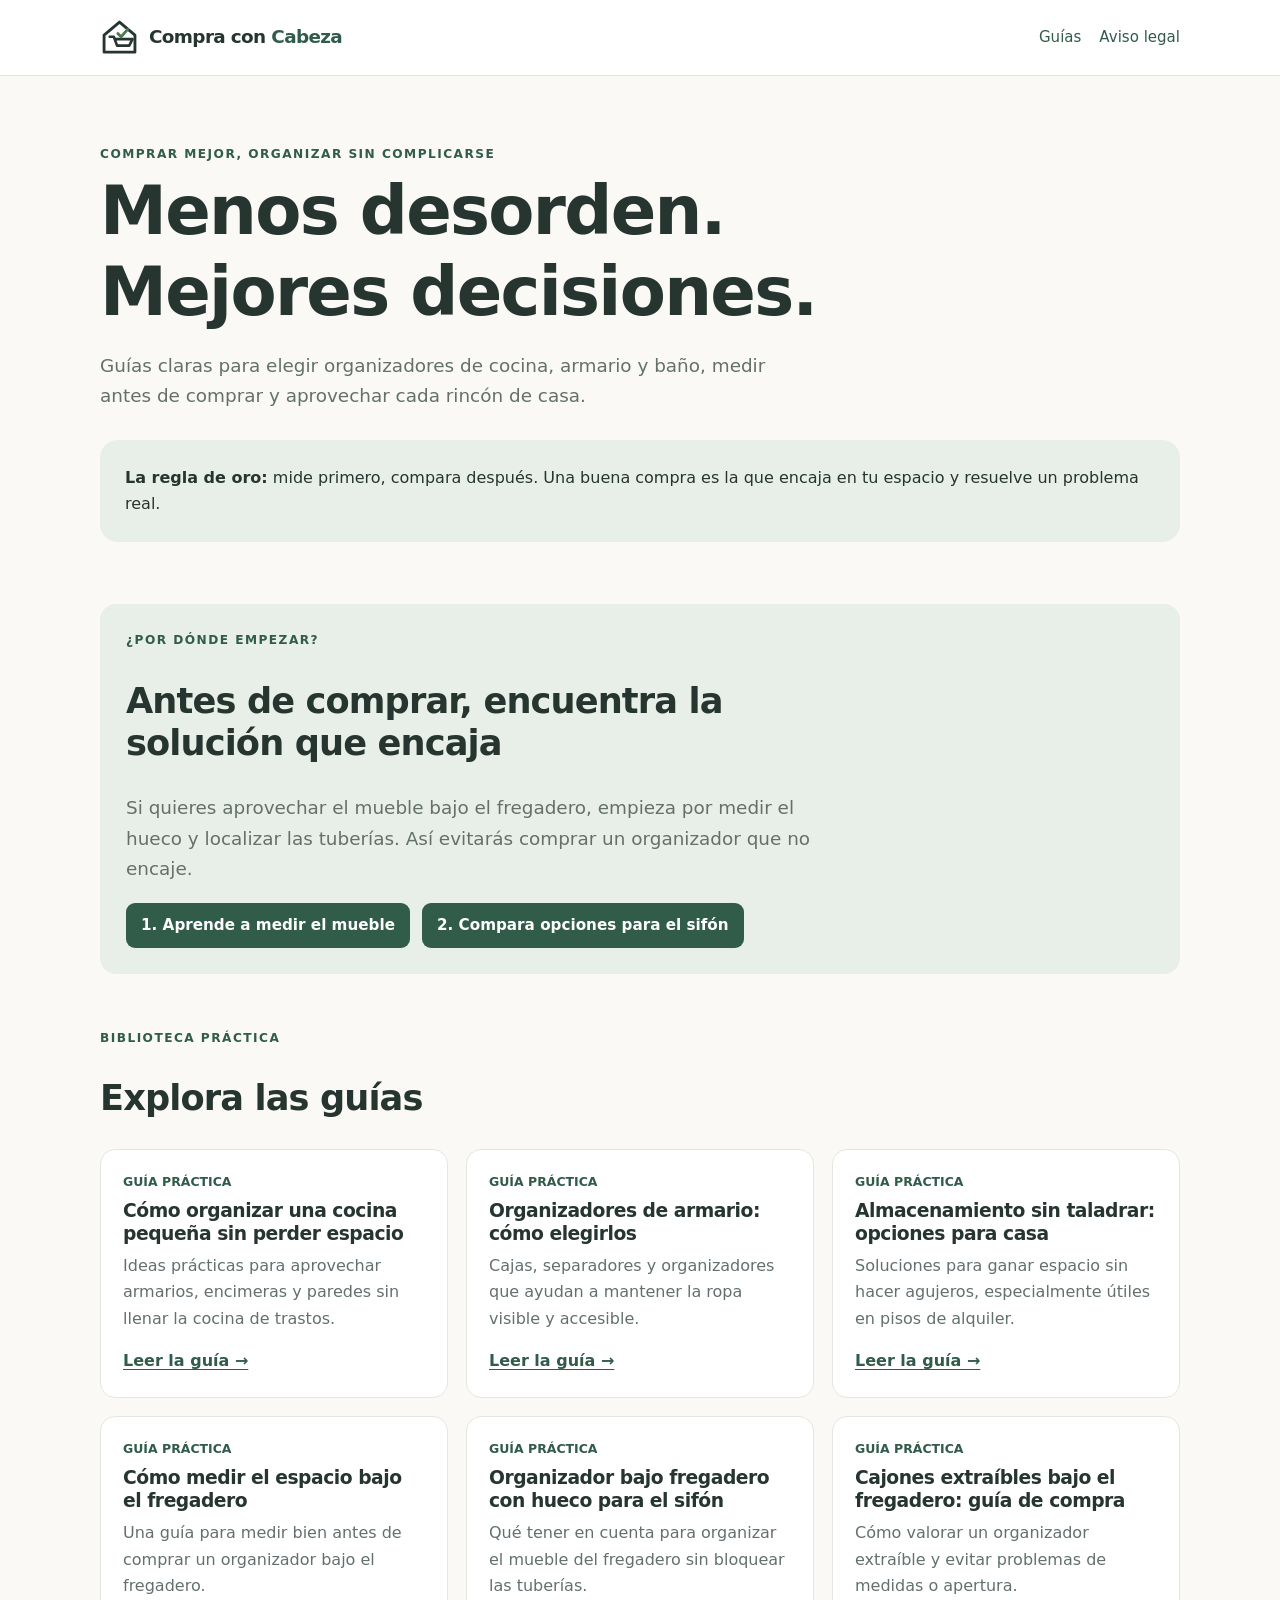
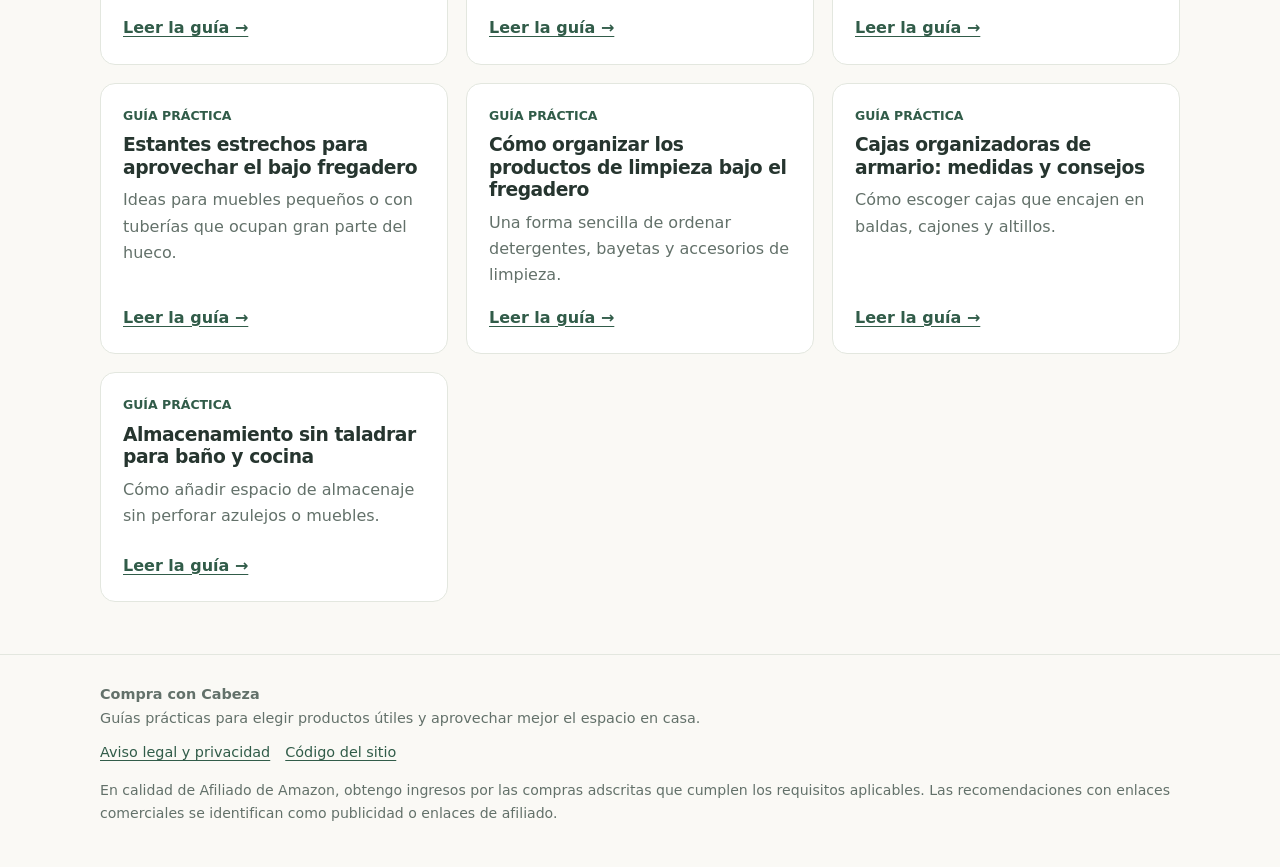
<file: index.html>
<!doctype html><html lang="es"><head><meta charset="utf-8"><meta name="viewport" content="width=device-width,initial-scale=1"><title>Compra con Cabeza | Organización práctica para casa</title><meta name="google-site-verification" content="03rtrkuzpvGlzijR4LVVr0UH98mAlUVsOyiNolJZAws" /><meta name="description" content="Guías sencillas para elegir organizadores de cocina, armario y baño, medir bien y aprovechar el espacio de casa."><meta property="og:type" content="website"><meta property="og:locale" content="es_ES"><meta property="og:site_name" content="Compra con Cabeza"><meta property="og:title" content="Compra con Cabeza | Organización práctica para casa"><meta property="og:description" content="Guías claras para elegir organizadores, medir bien y aprovechar cada rincón de casa."><meta property="og:url" content="https://juanrasines496-hub.github.io/compra-con-cabeza/"><link rel="canonical" href="https://juanrasines496-hub.github.io/compra-con-cabeza/"><script type="application/ld+json">{"@context":"https://schema.org","@type":"WebSite","name":"Compra con Cabeza","url":"https://juanrasines496-hub.github.io/compra-con-cabeza/","inLanguage":"es-ES","description":"Guías prácticas para elegir organizadores de cocina, armario y baño y aprovechar mejor el espacio en casa."}</script><link rel="icon" type="image/svg+xml" href="favicon.svg"><link rel="stylesheet" href="styles.css"></head><body><header class="top"><div class="wrap nav"><a class="brand brand-logo" href="./" aria-label="Compra con Cabeza, inicio"><svg class="brand-mark" viewBox="0 0 48 48" aria-hidden="true"><path d="M5 21 24 5l19 16v21H5Z" fill="none" stroke="currentColor" stroke-width="3.5" stroke-linejoin="round"/><path d="M12 23h5l4 11h15l4-8H19" fill="none" stroke="currentColor" stroke-width="3.2" stroke-linecap="round" stroke-linejoin="round"/><path d="m22 19 4 4 8-9" fill="none" stroke="#4e7956" stroke-width="3.5" stroke-linecap="round" stroke-linejoin="round"/></svg><span>Compra con <strong>Cabeza</strong></span></a><nav class="navlinks"><a href="#guias">Guías</a><a href="legal.html">Aviso legal</a></nav></div></header><main><section class="hero wrap"><div class="eyebrow">Comprar mejor, organizar sin complicarse</div><h1>Menos desorden. Mejores decisiones.</h1><p class="lead">Guías claras para elegir organizadores de cocina, armario y baño, medir antes de comprar y aprovechar cada rincón de casa.</p><div class="hero-box"><strong>La regla de oro:</strong> mide primero, compara después. Una buena compra es la que encaja en tu espacio y resuelve un problema real.</div></section><section class="section wrap quick-start"><div class="eyebrow">¿Por dónde empezar?</div><h2>Antes de comprar, encuentra la solución que encaja</h2><p class="lead">Si quieres aprovechar el mueble bajo el fregadero, empieza por medir el hueco y localizar las tuberías. Así evitarás comprar un organizador que no encaje.</p><div class="quick-links"><a class="product-link" href="guias/organizador-bajo-fregadero-medidas.html">1. Aprende a medir el mueble</a><a class="product-link" href="guias/organizador-bajo-fregadero-con-sifon.html">2. Compara opciones para el sifón</a></div></section><section class="section wrap" id="guias"><div class="eyebrow">Biblioteca práctica</div><h2>Explora las guías</h2><div class="grid"><article class="article-card"><span class="tag">GUÍA PRÁCTICA</span><h3>Cómo organizar una cocina pequeña sin perder espacio</h3><p>Ideas prácticas para aprovechar armarios, encimeras y paredes sin llenar la cocina de trastos.</p><a href="guias/organizar-cocina-pequena.html">Leer la guía →</a></article><article class="article-card"><span class="tag">GUÍA PRÁCTICA</span><h3>Organizadores de armario: cómo elegirlos</h3><p>Cajas, separadores y organizadores que ayudan a mantener la ropa visible y accesible.</p><a href="guias/organizadores-armario.html">Leer la guía →</a></article><article class="article-card"><span class="tag">GUÍA PRÁCTICA</span><h3>Almacenamiento sin taladrar: opciones para casa</h3><p>Soluciones para ganar espacio sin hacer agujeros, especialmente útiles en pisos de alquiler.</p><a href="guias/almacenamiento-sin-taladrar.html">Leer la guía →</a></article><article class="article-card"><span class="tag">GUÍA PRÁCTICA</span><h3>Cómo medir el espacio bajo el fregadero</h3><p>Una guía para medir bien antes de comprar un organizador bajo el fregadero.</p><a href="guias/organizador-bajo-fregadero-medidas.html">Leer la guía →</a></article><article class="article-card"><span class="tag">GUÍA PRÁCTICA</span><h3>Organizador bajo fregadero con hueco para el sifón</h3><p>Qué tener en cuenta para organizar el mueble del fregadero sin bloquear las tuberías.</p><a href="guias/organizador-bajo-fregadero-con-sifon.html">Leer la guía →</a></article><article class="article-card"><span class="tag">GUÍA PRÁCTICA</span><h3>Cajones extraíbles bajo el fregadero: guía de compra</h3><p>Cómo valorar un organizador extraíble y evitar problemas de medidas o apertura.</p><a href="guias/cajones-extraibles-bajo-fregadero.html">Leer la guía →</a></article><article class="article-card"><span class="tag">GUÍA PRÁCTICA</span><h3>Estantes estrechos para aprovechar el bajo fregadero</h3><p>Ideas para muebles pequeños o con tuberías que ocupan gran parte del hueco.</p><a href="guias/estante-bajo-fregadero-estrecho.html">Leer la guía →</a></article><article class="article-card"><span class="tag">GUÍA PRÁCTICA</span><h3>Cómo organizar los productos de limpieza bajo el fregadero</h3><p>Una forma sencilla de ordenar detergentes, bayetas y accesorios de limpieza.</p><a href="guias/organizar-productos-limpieza-bajo-fregadero.html">Leer la guía →</a></article><article class="article-card"><span class="tag">GUÍA PRÁCTICA</span><h3>Cajas organizadoras de armario: medidas y consejos</h3><p>Cómo escoger cajas que encajen en baldas, cajones y altillos.</p><a href="guias/organizadores-armario-medidas-cajas.html">Leer la guía →</a></article><article class="article-card"><span class="tag">GUÍA PRÁCTICA</span><h3>Almacenamiento sin taladrar para baño y cocina</h3><p>Cómo añadir espacio de almacenaje sin perforar azulejos o muebles.</p><a href="guias/almacenamiento-sin-taladrar-bano-cocina.html">Leer la guía →</a></article></div></section></main><footer class="footer"><div class="wrap"><strong>Compra con Cabeza</strong><div>Guías prácticas para elegir productos útiles y aprovechar mejor el espacio en casa.</div><div class="footerlinks"><a href="/compra-con-cabeza/legal.html">Aviso legal y privacidad</a><a href="https://github.com/juanrasines496-hub/compra-con-cabeza">Código del sitio</a></div><p class="small">En calidad de Afiliado de Amazon, obtengo ingresos por las compras adscritas que cumplen los requisitos aplicables. Las recomendaciones con enlaces comerciales se identifican como publicidad o enlaces de afiliado.</p></div></footer></body></html>
</file>
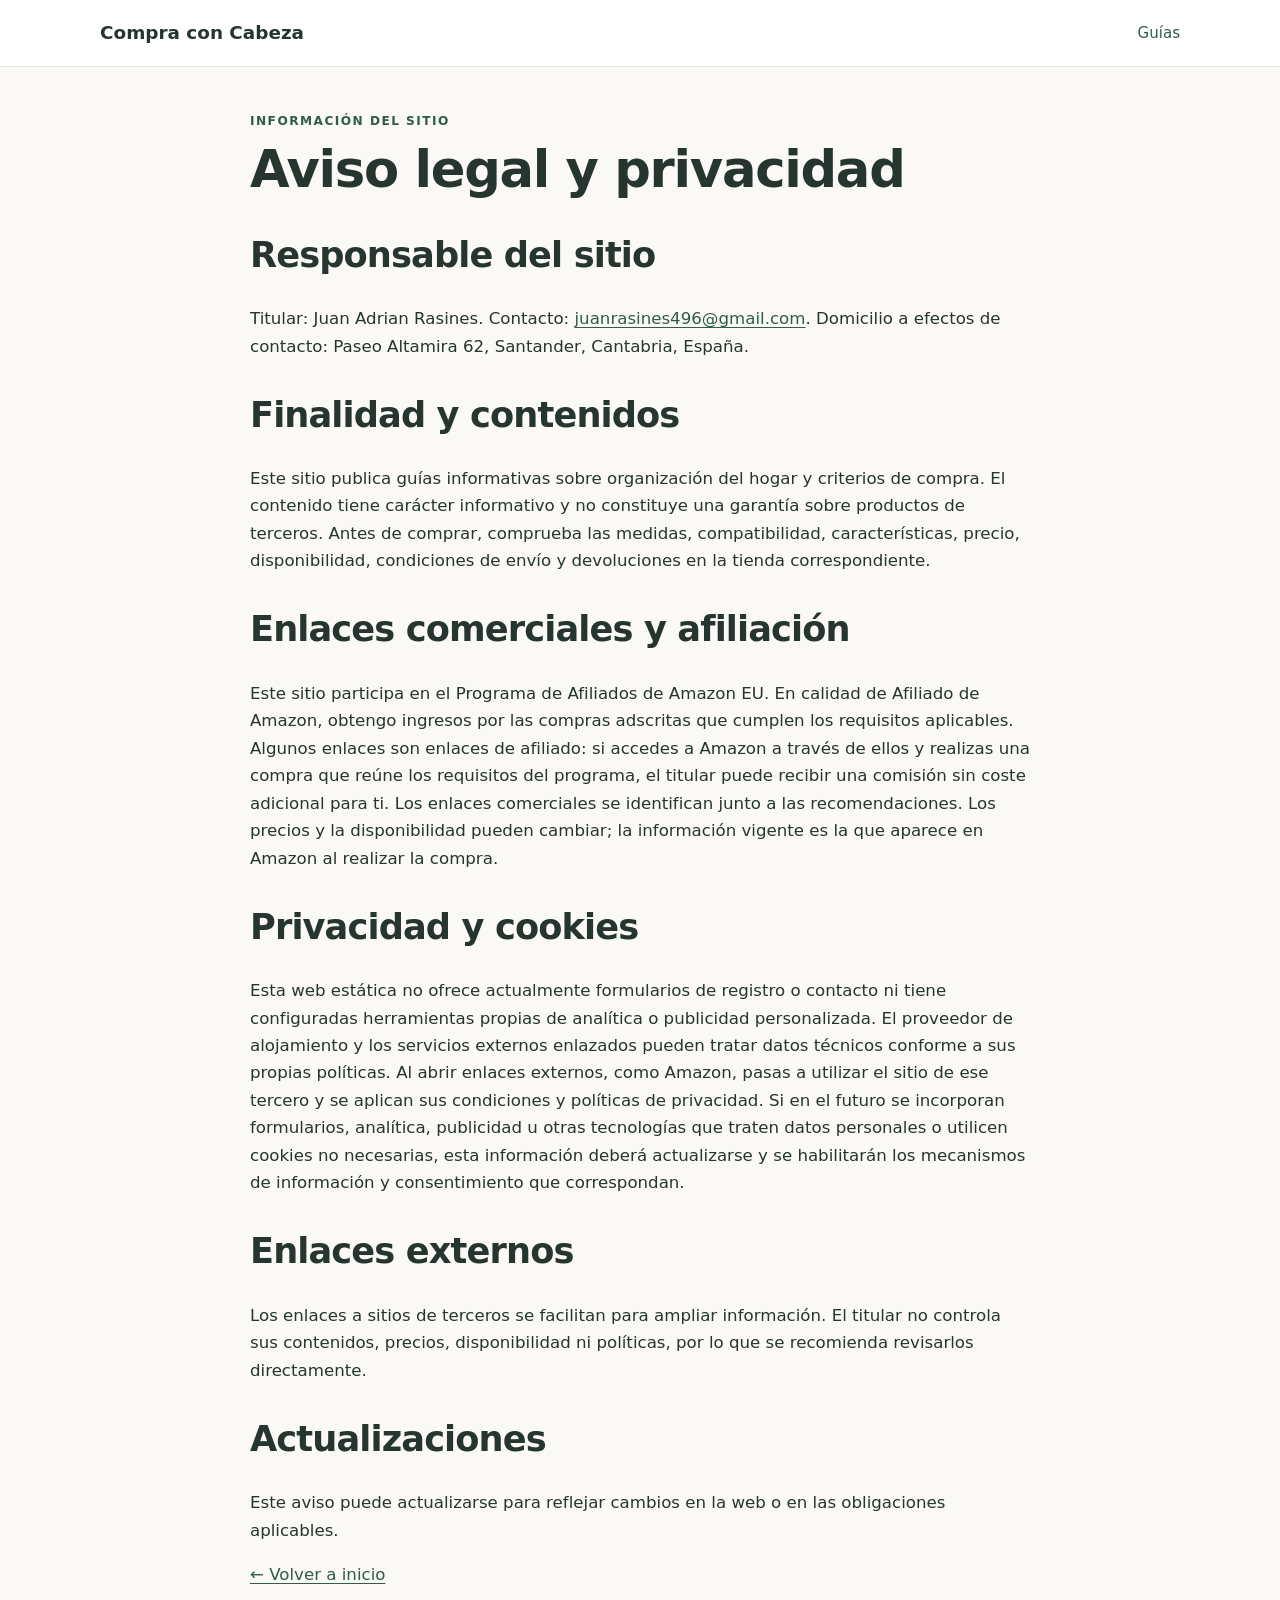
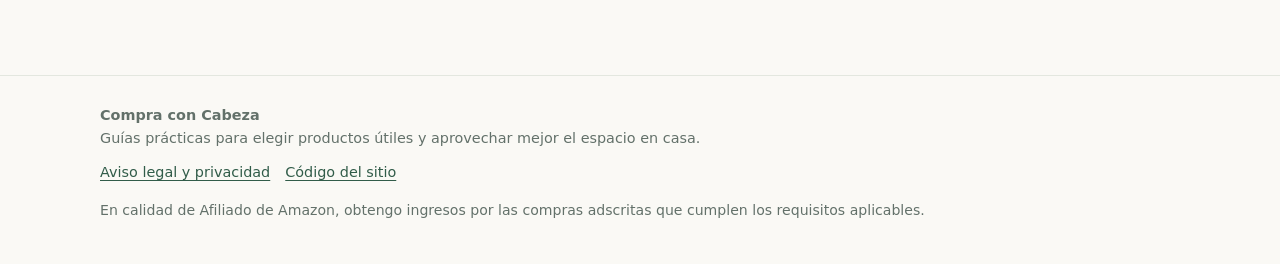
<file: legal.html>
<!doctype html><html lang="es"><head><meta charset="utf-8"><meta name="viewport" content="width=device-width,initial-scale=1"><title>Aviso legal | Compra con Cabeza</title><meta name="description" content="Información legal, afiliación comercial y privacidad de Compra con Cabeza."><link rel="canonical" href="https://juanrasines496-hub.github.io/compra-con-cabeza/legal.html"><link rel="stylesheet" href="styles.css"></head><body><header class="top"><div class="wrap nav"><a class="brand" href="./">Compra con Cabeza</a><nav class="navlinks"><a href="./#guias">Guías</a></nav></div></header><main class="article"><div class="eyebrow">Información del sitio</div><h1>Aviso legal y privacidad</h1><h2>Responsable del sitio</h2><p>Titular: Juan Adrian Rasines. Contacto: <a href="mailto:juanrasines496@gmail.com">juanrasines496@gmail.com</a>. Domicilio a efectos de contacto: Paseo Altamira 62, Santander, Cantabria, España.</p><h2>Finalidad y contenidos</h2><p>Este sitio publica guías informativas sobre organización del hogar y criterios de compra. El contenido tiene carácter informativo y no constituye una garantía sobre productos de terceros. Antes de comprar, comprueba las medidas, compatibilidad, características, precio, disponibilidad, condiciones de envío y devoluciones en la tienda correspondiente.</p><h2>Enlaces comerciales y afiliación</h2><p>Este sitio participa en el Programa de Afiliados de Amazon EU. En calidad de Afiliado de Amazon, obtengo ingresos por las compras adscritas que cumplen los requisitos aplicables. Algunos enlaces son enlaces de afiliado: si accedes a Amazon a través de ellos y realizas una compra que reúne los requisitos del programa, el titular puede recibir una comisión sin coste adicional para ti. Los enlaces comerciales se identifican junto a las recomendaciones. Los precios y la disponibilidad pueden cambiar; la información vigente es la que aparece en Amazon al realizar la compra.</p><h2>Privacidad y cookies</h2><p>Esta web estática no ofrece actualmente formularios de registro o contacto ni tiene configuradas herramientas propias de analítica o publicidad personalizada. El proveedor de alojamiento y los servicios externos enlazados pueden tratar datos técnicos conforme a sus propias políticas. Al abrir enlaces externos, como Amazon, pasas a utilizar el sitio de ese tercero y se aplican sus condiciones y políticas de privacidad. Si en el futuro se incorporan formularios, analítica, publicidad u otras tecnologías que traten datos personales o utilicen cookies no necesarias, esta información deberá actualizarse y se habilitarán los mecanismos de información y consentimiento que correspondan.</p><h2>Enlaces externos</h2><p>Los enlaces a sitios de terceros se facilitan para ampliar información. El titular no controla sus contenidos, precios, disponibilidad ni políticas, por lo que se recomienda revisarlos directamente.</p><h2>Actualizaciones</h2><p>Este aviso puede actualizarse para reflejar cambios en la web o en las obligaciones aplicables.</p><p><a href="./">← Volver a inicio</a></p></main><footer class="footer"><div class="wrap"><strong>Compra con Cabeza</strong><div>Guías prácticas para elegir productos útiles y aprovechar mejor el espacio en casa.</div><div class="footerlinks"><a href="/compra-con-cabeza/legal.html">Aviso legal y privacidad</a><a href="https://github.com/juanrasines496-hub/compra-con-cabeza">Código del sitio</a></div><p class="small">En calidad de Afiliado de Amazon, obtengo ingresos por las compras adscritas que cumplen los requisitos aplicables.</p></div></footer></body></html>
</file>
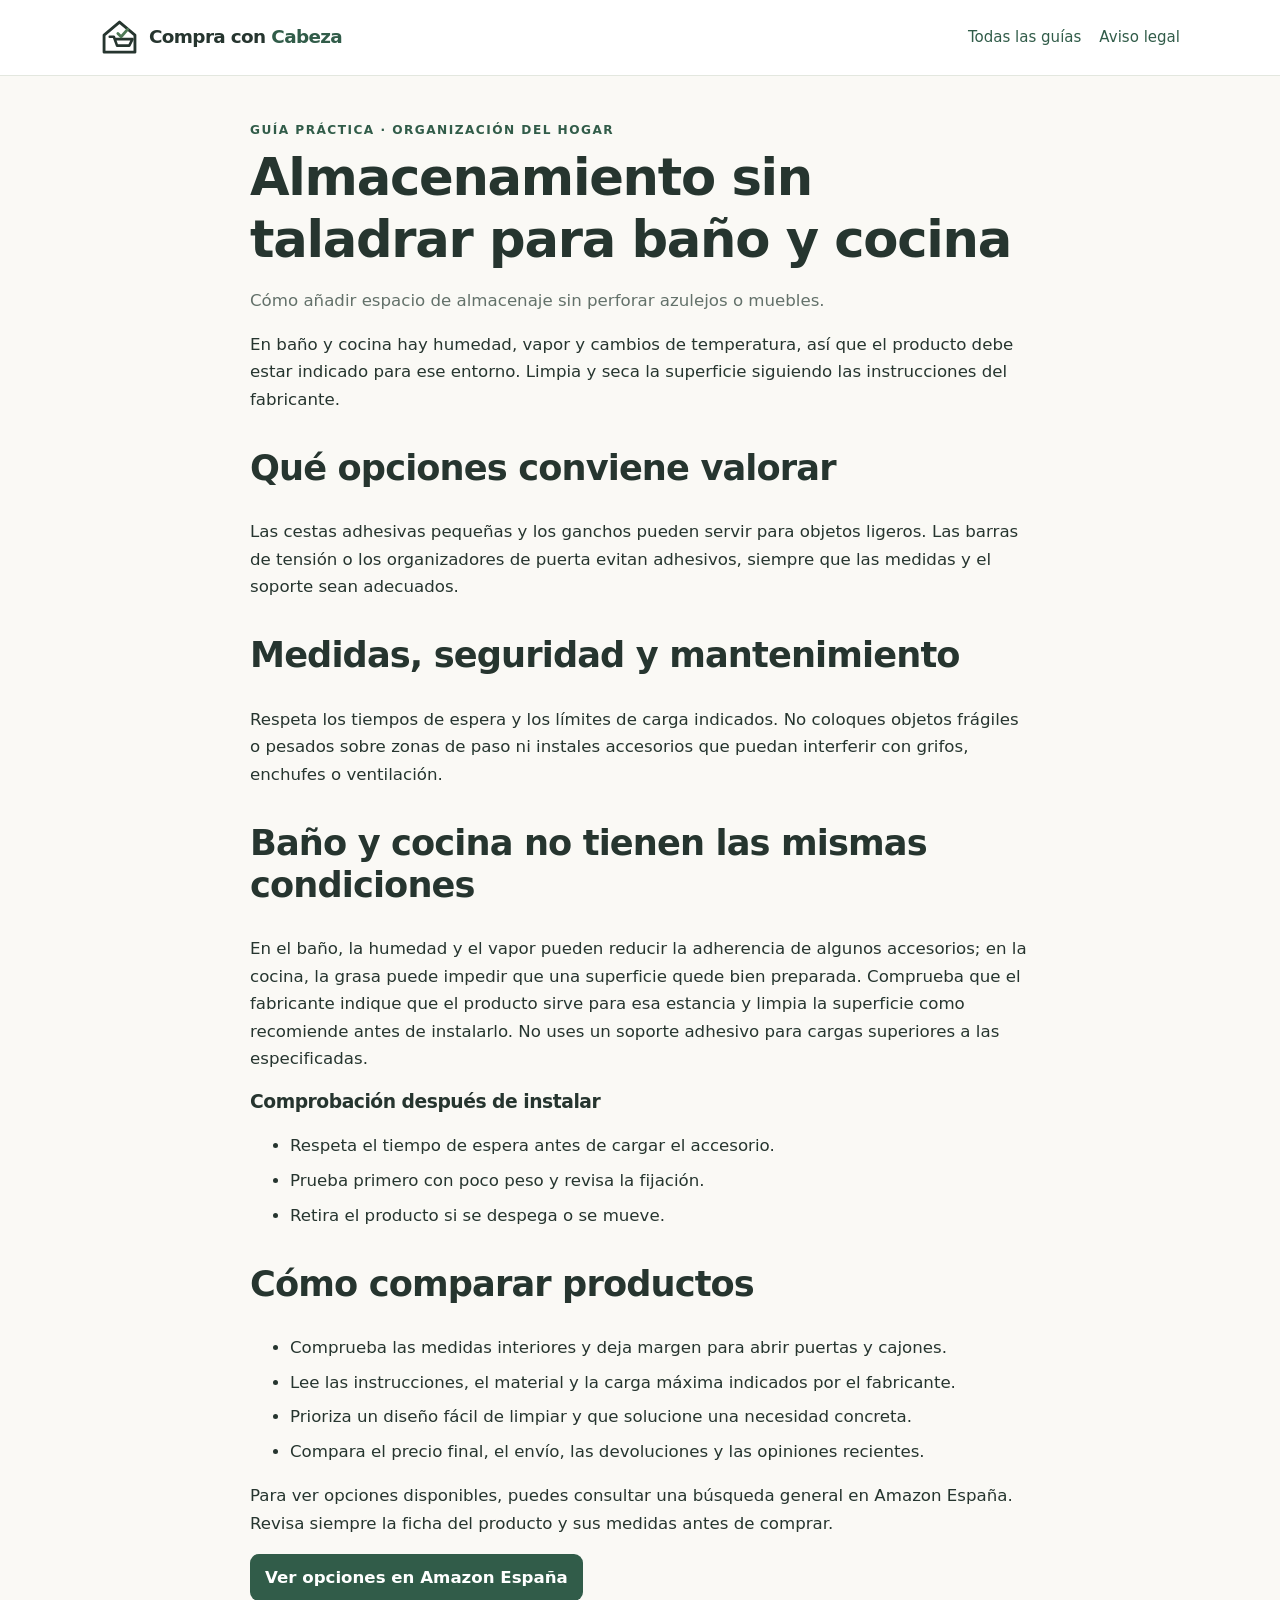
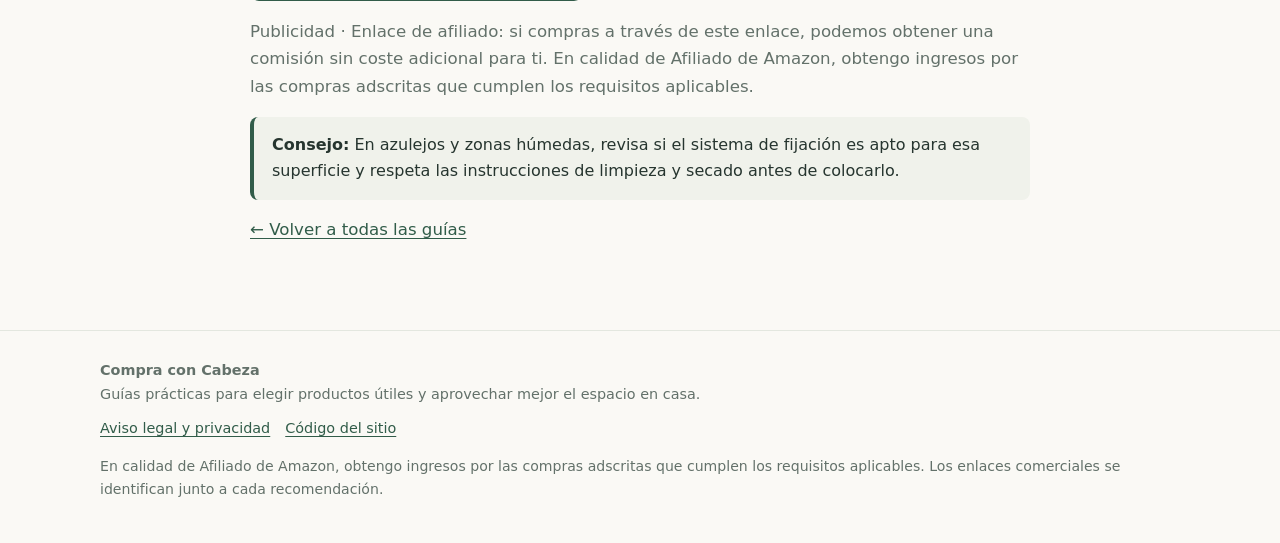
<file: guias/almacenamiento-sin-taladrar-bano-cocina.html>
<!doctype html><html lang="es"><head><meta charset="utf-8"><meta name="viewport" content="width=device-width,initial-scale=1"><title>Almacenamiento sin taladrar para baño y cocina | Compra con Cabeza</title><meta name="description" content="Cómo añadir espacio de almacenaje sin perforar azulejos o muebles."><link rel="canonical" href="https://juanrasines496-hub.github.io/compra-con-cabeza/guias/almacenamiento-sin-taladrar-bano-cocina.html"><link rel="icon" type="image/svg+xml" href="../favicon.svg"><link rel="stylesheet" href="../styles.css"></head><body><header class="top"><div class="wrap nav"><a class="brand brand-logo" href="../" aria-label="Compra con Cabeza, inicio"><svg class="brand-mark" viewBox="0 0 48 48" aria-hidden="true"><path d="M5 21 24 5l19 16v21H5Z" fill="none" stroke="currentColor" stroke-width="3.5" stroke-linejoin="round"/><path d="M12 23h5l4 11h15l4-8H19" fill="none" stroke="currentColor" stroke-width="3.2" stroke-linecap="round" stroke-linejoin="round"/><path d="m22 19 4 4 8-9" fill="none" stroke="#4e7956" stroke-width="3.5" stroke-linecap="round" stroke-linejoin="round"/></svg><span>Compra con <strong>Cabeza</strong></span></a><nav class="navlinks"><a href="../#guias">Todas las guías</a><a href="../legal.html">Aviso legal</a></nav></div></header><main class="article"><div class="eyebrow">Guía práctica · Organización del hogar</div><h1>Almacenamiento sin taladrar para baño y cocina</h1><p class="lead">Cómo añadir espacio de almacenaje sin perforar azulejos o muebles.</p><p>En baño y cocina hay humedad, vapor y cambios de temperatura, así que el producto debe estar indicado para ese entorno. Limpia y seca la superficie siguiendo las instrucciones del fabricante.</p><h2>Qué opciones conviene valorar</h2><p>Las cestas adhesivas pequeñas y los ganchos pueden servir para objetos ligeros. Las barras de tensión o los organizadores de puerta evitan adhesivos, siempre que las medidas y el soporte sean adecuados.</p><h2>Medidas, seguridad y mantenimiento</h2><p>Respeta los tiempos de espera y los límites de carga indicados. No coloques objetos frágiles o pesados sobre zonas de paso ni instales accesorios que puedan interferir con grifos, enchufes o ventilación.</p><h2>Baño y cocina no tienen las mismas condiciones</h2><p>En el baño, la humedad y el vapor pueden reducir la adherencia de algunos accesorios; en la cocina, la grasa puede impedir que una superficie quede bien preparada. Comprueba que el fabricante indique que el producto sirve para esa estancia y limpia la superficie como recomiende antes de instalarlo. No uses un soporte adhesivo para cargas superiores a las especificadas.</p><h3>Comprobación después de instalar</h3><ul><li>Respeta el tiempo de espera antes de cargar el accesorio.</li><li>Prueba primero con poco peso y revisa la fijación.</li><li>Retira el producto si se despega o se mueve.</li></ul><h2>Cómo comparar productos</h2><ul><li>Comprueba las medidas interiores y deja margen para abrir puertas y cajones.</li><li>Lee las instrucciones, el material y la carga máxima indicados por el fabricante.</li><li>Prioriza un diseño fácil de limpiar y que solucione una necesidad concreta.</li><li>Compara el precio final, el envío, las devoluciones y las opiniones recientes.</li></ul><p>Para ver opciones disponibles, puedes consultar una búsqueda general en Amazon España. Revisa siempre la ficha del producto y sus medidas antes de comprar.</p><p><a class="product-link" href="https://www.amazon.es/s?k=almacenamiento+sin+taladrar+ba%C3%B1o+cocina&amp;tag=compraconc0c6-21" target="_blank" rel="nofollow sponsored noopener">Ver opciones en Amazon España</a></p><p class="small">Publicidad · Enlace de afiliado: si compras a través de este enlace, podemos obtener una comisión sin coste adicional para ti. En calidad de Afiliado de Amazon, obtengo ingresos por las compras adscritas que cumplen los requisitos aplicables.</p><div class="note"><strong>Consejo:</strong> En azulejos y zonas húmedas, revisa si el sistema de fijación es apto para esa superficie y respeta las instrucciones de limpieza y secado antes de colocarlo.</div><p><a href="../#guias">← Volver a todas las guías</a></p></main><footer class="footer"><div class="wrap"><strong>Compra con Cabeza</strong><div>Guías prácticas para elegir productos útiles y aprovechar mejor el espacio en casa.</div><div class="footerlinks"><a href="/compra-con-cabeza/legal.html">Aviso legal y privacidad</a><a href="https://github.com/juanrasines496-hub/compra-con-cabeza">Código del sitio</a></div><p class="small">En calidad de Afiliado de Amazon, obtengo ingresos por las compras adscritas que cumplen los requisitos aplicables. Los enlaces comerciales se identifican junto a cada recomendación.</p></div></footer></body></html>
</file>
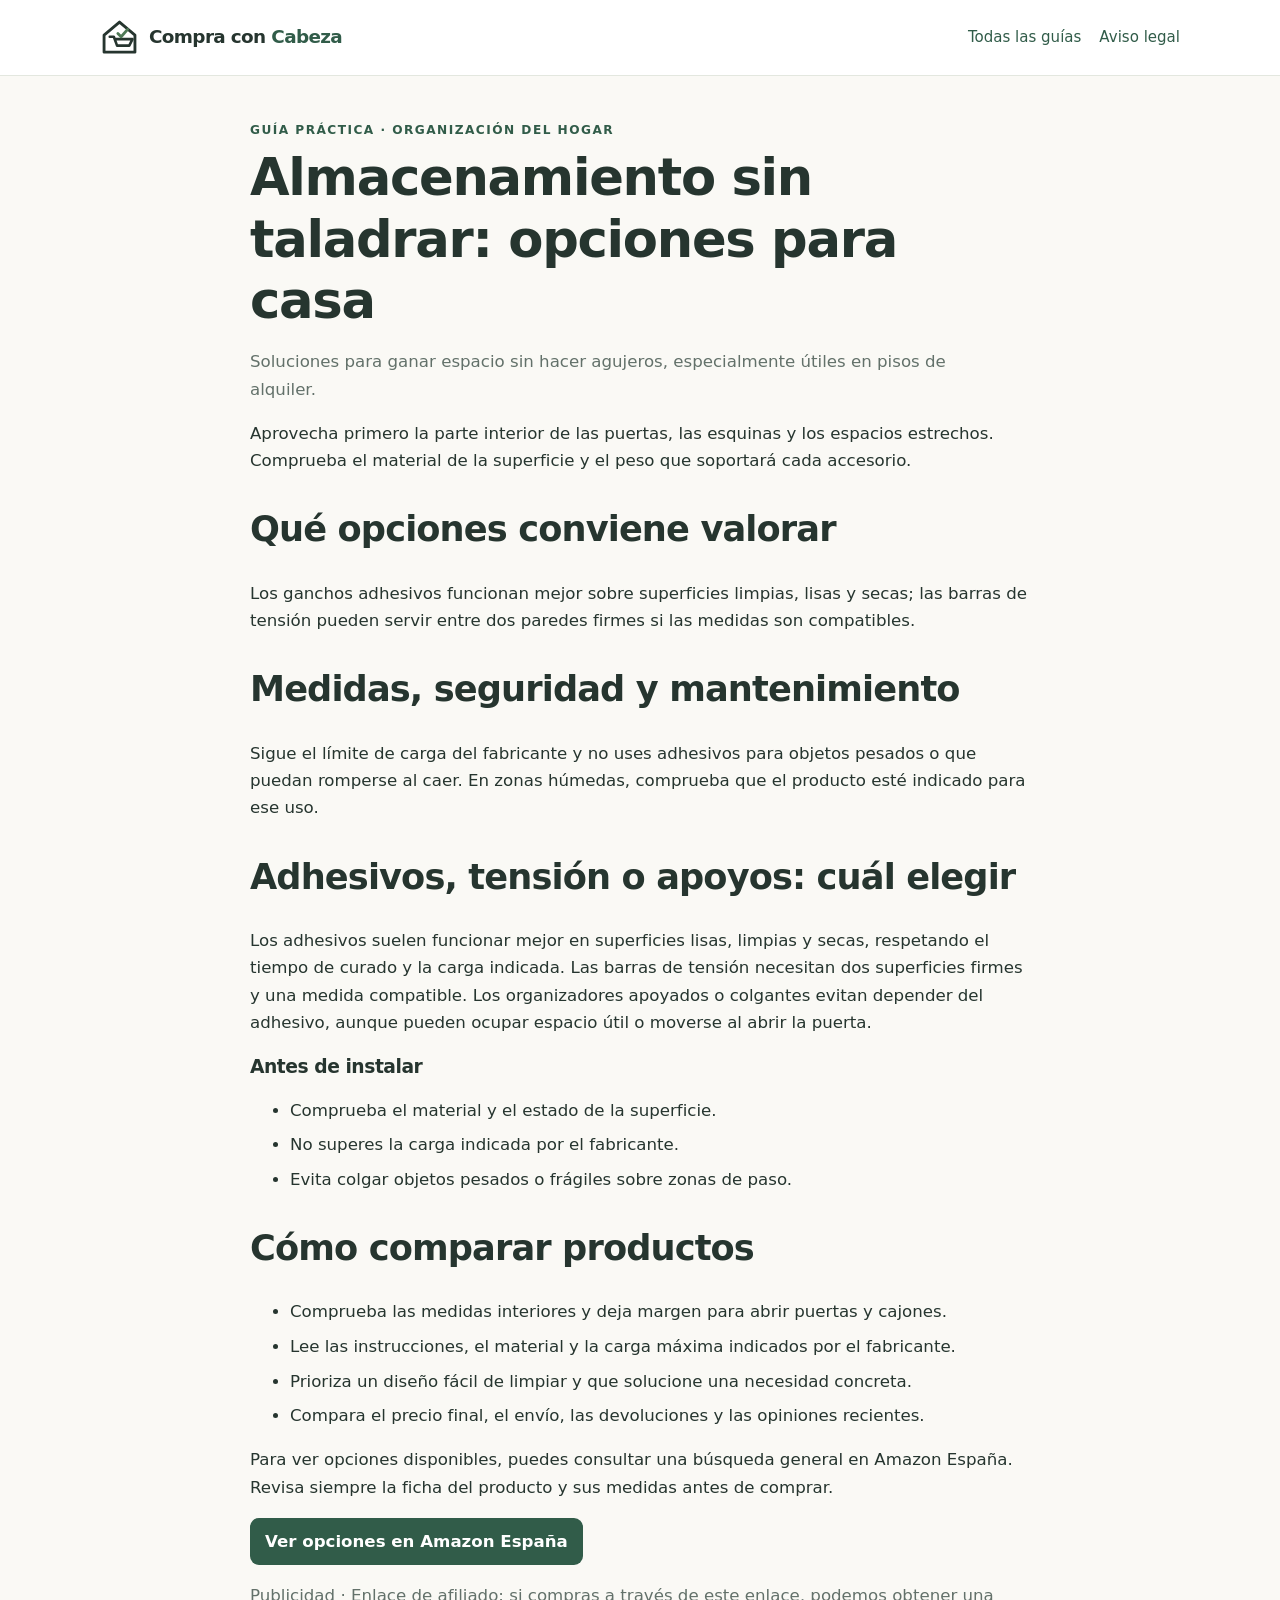
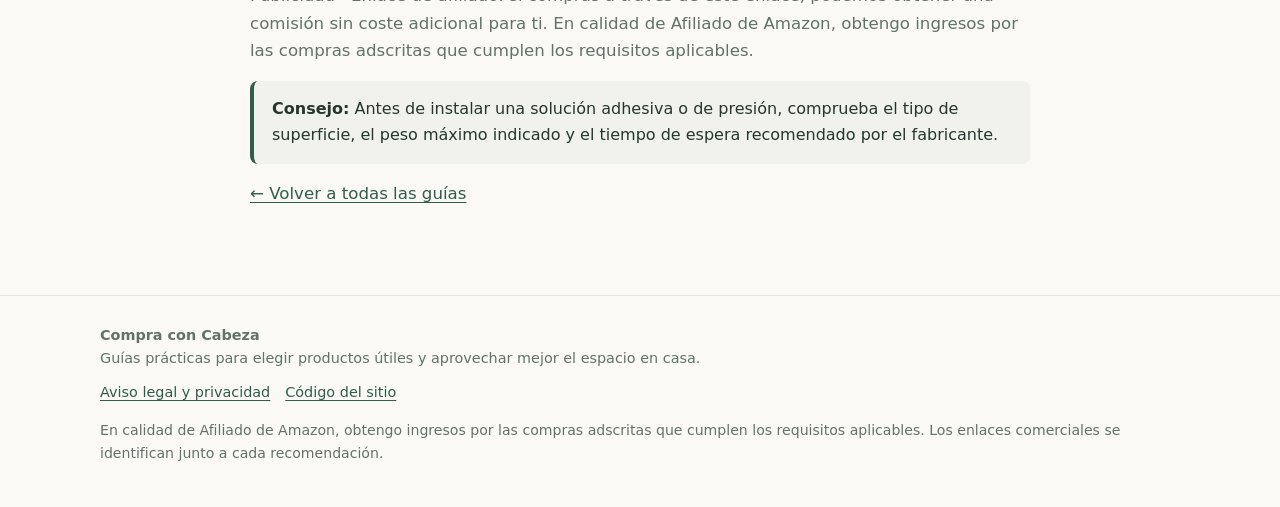
<file: guias/almacenamiento-sin-taladrar.html>
<!doctype html><html lang="es"><head><meta charset="utf-8"><meta name="viewport" content="width=device-width,initial-scale=1"><title>Almacenamiento sin taladrar: opciones para casa | Compra con Cabeza</title><meta name="description" content="Soluciones para ganar espacio sin hacer agujeros, especialmente útiles en pisos de alquiler."><link rel="canonical" href="https://juanrasines496-hub.github.io/compra-con-cabeza/guias/almacenamiento-sin-taladrar.html"><link rel="icon" type="image/svg+xml" href="../favicon.svg"><link rel="stylesheet" href="../styles.css"></head><body><header class="top"><div class="wrap nav"><a class="brand brand-logo" href="../" aria-label="Compra con Cabeza, inicio"><svg class="brand-mark" viewBox="0 0 48 48" aria-hidden="true"><path d="M5 21 24 5l19 16v21H5Z" fill="none" stroke="currentColor" stroke-width="3.5" stroke-linejoin="round"/><path d="M12 23h5l4 11h15l4-8H19" fill="none" stroke="currentColor" stroke-width="3.2" stroke-linecap="round" stroke-linejoin="round"/><path d="m22 19 4 4 8-9" fill="none" stroke="#4e7956" stroke-width="3.5" stroke-linecap="round" stroke-linejoin="round"/></svg><span>Compra con <strong>Cabeza</strong></span></a><nav class="navlinks"><a href="../#guias">Todas las guías</a><a href="../legal.html">Aviso legal</a></nav></div></header><main class="article"><div class="eyebrow">Guía práctica · Organización del hogar</div><h1>Almacenamiento sin taladrar: opciones para casa</h1><p class="lead">Soluciones para ganar espacio sin hacer agujeros, especialmente útiles en pisos de alquiler.</p><p>Aprovecha primero la parte interior de las puertas, las esquinas y los espacios estrechos. Comprueba el material de la superficie y el peso que soportará cada accesorio.</p><h2>Qué opciones conviene valorar</h2><p>Los ganchos adhesivos funcionan mejor sobre superficies limpias, lisas y secas; las barras de tensión pueden servir entre dos paredes firmes si las medidas son compatibles.</p><h2>Medidas, seguridad y mantenimiento</h2><p>Sigue el límite de carga del fabricante y no uses adhesivos para objetos pesados o que puedan romperse al caer. En zonas húmedas, comprueba que el producto esté indicado para ese uso.</p><h2>Adhesivos, tensión o apoyos: cuál elegir</h2><p>Los adhesivos suelen funcionar mejor en superficies lisas, limpias y secas, respetando el tiempo de curado y la carga indicada. Las barras de tensión necesitan dos superficies firmes y una medida compatible. Los organizadores apoyados o colgantes evitan depender del adhesivo, aunque pueden ocupar espacio útil o moverse al abrir la puerta.</p><h3>Antes de instalar</h3><ul><li>Comprueba el material y el estado de la superficie.</li><li>No superes la carga indicada por el fabricante.</li><li>Evita colgar objetos pesados o frágiles sobre zonas de paso.</li></ul><h2>Cómo comparar productos</h2><ul><li>Comprueba las medidas interiores y deja margen para abrir puertas y cajones.</li><li>Lee las instrucciones, el material y la carga máxima indicados por el fabricante.</li><li>Prioriza un diseño fácil de limpiar y que solucione una necesidad concreta.</li><li>Compara el precio final, el envío, las devoluciones y las opiniones recientes.</li></ul><p>Para ver opciones disponibles, puedes consultar una búsqueda general en Amazon España. Revisa siempre la ficha del producto y sus medidas antes de comprar.</p><p><a class="product-link" href="https://www.amazon.es/s?k=almacenamiento+sin+taladrar+ba%C3%B1o+cocina&amp;tag=compraconc0c6-21" target="_blank" rel="nofollow sponsored noopener">Ver opciones en Amazon España</a></p><p class="small">Publicidad · Enlace de afiliado: si compras a través de este enlace, podemos obtener una comisión sin coste adicional para ti. En calidad de Afiliado de Amazon, obtengo ingresos por las compras adscritas que cumplen los requisitos aplicables.</p><div class="note"><strong>Consejo:</strong> Antes de instalar una solución adhesiva o de presión, comprueba el tipo de superficie, el peso máximo indicado y el tiempo de espera recomendado por el fabricante.</div><p><a href="../#guias">← Volver a todas las guías</a></p></main><footer class="footer"><div class="wrap"><strong>Compra con Cabeza</strong><div>Guías prácticas para elegir productos útiles y aprovechar mejor el espacio en casa.</div><div class="footerlinks"><a href="/compra-con-cabeza/legal.html">Aviso legal y privacidad</a><a href="https://github.com/juanrasines496-hub/compra-con-cabeza">Código del sitio</a></div><p class="small">En calidad de Afiliado de Amazon, obtengo ingresos por las compras adscritas que cumplen los requisitos aplicables. Los enlaces comerciales se identifican junto a cada recomendación.</p></div></footer></body></html>
</file>
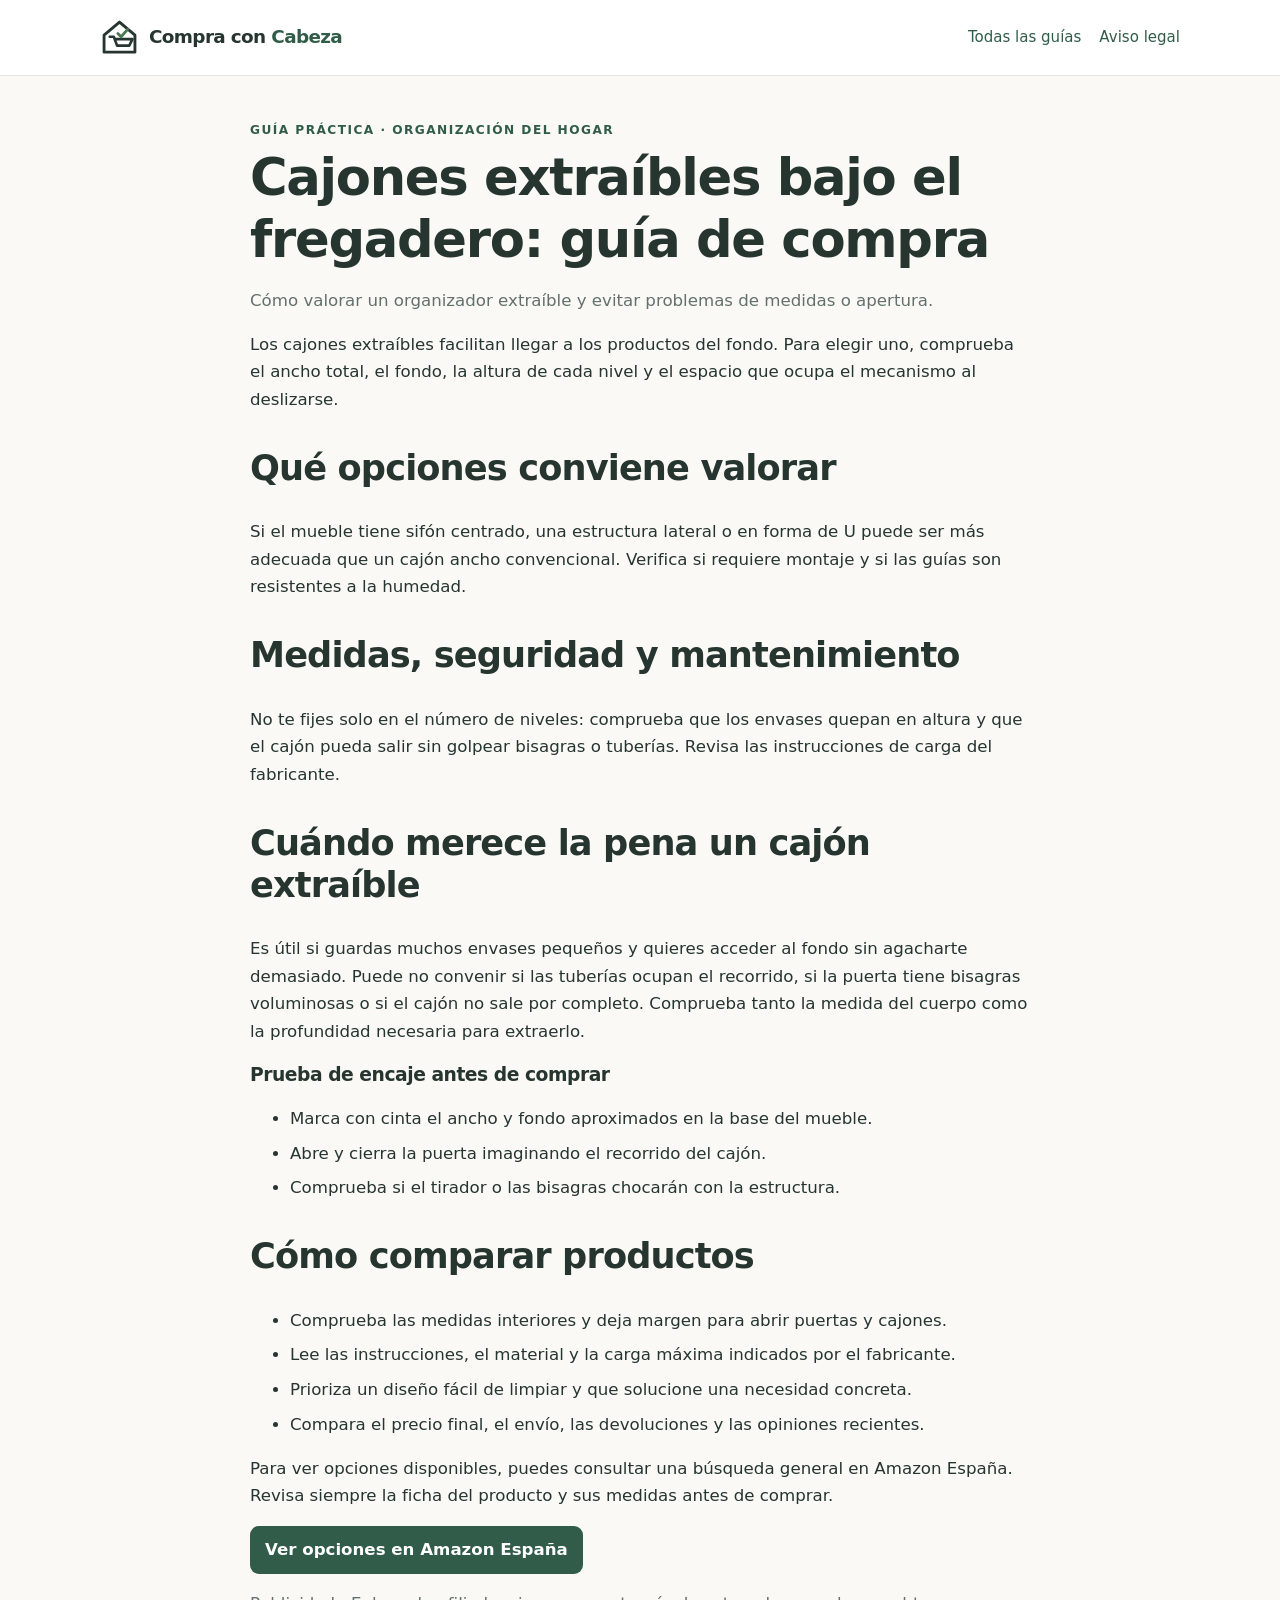
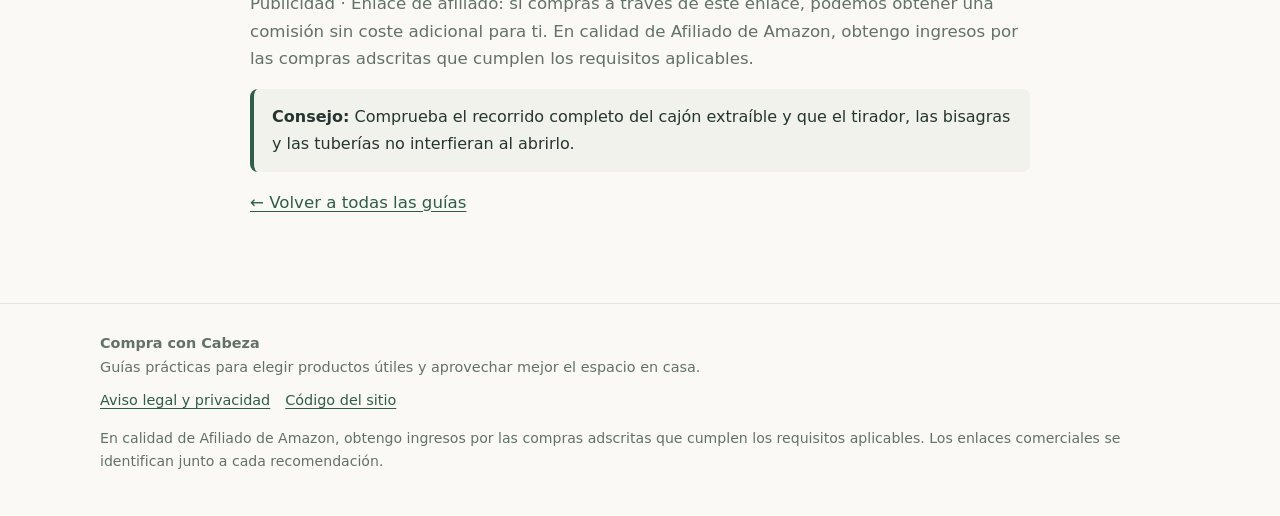
<file: guias/cajones-extraibles-bajo-fregadero.html>
<!doctype html><html lang="es"><head><meta charset="utf-8"><meta name="viewport" content="width=device-width,initial-scale=1"><title>Cajones extraíbles bajo el fregadero: guía de compra | Compra con Cabeza</title><meta name="description" content="Cómo valorar un organizador extraíble y evitar problemas de medidas o apertura."><link rel="canonical" href="https://juanrasines496-hub.github.io/compra-con-cabeza/guias/cajones-extraibles-bajo-fregadero.html"><link rel="icon" type="image/svg+xml" href="../favicon.svg"><link rel="stylesheet" href="../styles.css"></head><body><header class="top"><div class="wrap nav"><a class="brand brand-logo" href="../" aria-label="Compra con Cabeza, inicio"><svg class="brand-mark" viewBox="0 0 48 48" aria-hidden="true"><path d="M5 21 24 5l19 16v21H5Z" fill="none" stroke="currentColor" stroke-width="3.5" stroke-linejoin="round"/><path d="M12 23h5l4 11h15l4-8H19" fill="none" stroke="currentColor" stroke-width="3.2" stroke-linecap="round" stroke-linejoin="round"/><path d="m22 19 4 4 8-9" fill="none" stroke="#4e7956" stroke-width="3.5" stroke-linecap="round" stroke-linejoin="round"/></svg><span>Compra con <strong>Cabeza</strong></span></a><nav class="navlinks"><a href="../#guias">Todas las guías</a><a href="../legal.html">Aviso legal</a></nav></div></header><main class="article"><div class="eyebrow">Guía práctica · Organización del hogar</div><h1>Cajones extraíbles bajo el fregadero: guía de compra</h1><p class="lead">Cómo valorar un organizador extraíble y evitar problemas de medidas o apertura.</p><p>Los cajones extraíbles facilitan llegar a los productos del fondo. Para elegir uno, comprueba el ancho total, el fondo, la altura de cada nivel y el espacio que ocupa el mecanismo al deslizarse.</p><h2>Qué opciones conviene valorar</h2><p>Si el mueble tiene sifón centrado, una estructura lateral o en forma de U puede ser más adecuada que un cajón ancho convencional. Verifica si requiere montaje y si las guías son resistentes a la humedad.</p><h2>Medidas, seguridad y mantenimiento</h2><p>No te fijes solo en el número de niveles: comprueba que los envases quepan en altura y que el cajón pueda salir sin golpear bisagras o tuberías. Revisa las instrucciones de carga del fabricante.</p><h2>Cuándo merece la pena un cajón extraíble</h2><p>Es útil si guardas muchos envases pequeños y quieres acceder al fondo sin agacharte demasiado. Puede no convenir si las tuberías ocupan el recorrido, si la puerta tiene bisagras voluminosas o si el cajón no sale por completo. Comprueba tanto la medida del cuerpo como la profundidad necesaria para extraerlo.</p><h3>Prueba de encaje antes de comprar</h3><ul><li>Marca con cinta el ancho y fondo aproximados en la base del mueble.</li><li>Abre y cierra la puerta imaginando el recorrido del cajón.</li><li>Comprueba si el tirador o las bisagras chocarán con la estructura.</li></ul><h2>Cómo comparar productos</h2><ul><li>Comprueba las medidas interiores y deja margen para abrir puertas y cajones.</li><li>Lee las instrucciones, el material y la carga máxima indicados por el fabricante.</li><li>Prioriza un diseño fácil de limpiar y que solucione una necesidad concreta.</li><li>Compara el precio final, el envío, las devoluciones y las opiniones recientes.</li></ul><p>Para ver opciones disponibles, puedes consultar una búsqueda general en Amazon España. Revisa siempre la ficha del producto y sus medidas antes de comprar.</p><p><a class="product-link" href="https://www.amazon.es/s?k=caj%C3%B3n+extra%C3%ADble+bajo+fregadero&amp;tag=compraconc0c6-21" target="_blank" rel="nofollow sponsored noopener">Ver opciones en Amazon España</a></p><p class="small">Publicidad · Enlace de afiliado: si compras a través de este enlace, podemos obtener una comisión sin coste adicional para ti. En calidad de Afiliado de Amazon, obtengo ingresos por las compras adscritas que cumplen los requisitos aplicables.</p><div class="note"><strong>Consejo:</strong> Comprueba el recorrido completo del cajón extraíble y que el tirador, las bisagras y las tuberías no interfieran al abrirlo.</div><p><a href="../#guias">← Volver a todas las guías</a></p></main><footer class="footer"><div class="wrap"><strong>Compra con Cabeza</strong><div>Guías prácticas para elegir productos útiles y aprovechar mejor el espacio en casa.</div><div class="footerlinks"><a href="/compra-con-cabeza/legal.html">Aviso legal y privacidad</a><a href="https://github.com/juanrasines496-hub/compra-con-cabeza">Código del sitio</a></div><p class="small">En calidad de Afiliado de Amazon, obtengo ingresos por las compras adscritas que cumplen los requisitos aplicables. Los enlaces comerciales se identifican junto a cada recomendación.</p></div></footer></body></html>
</file>
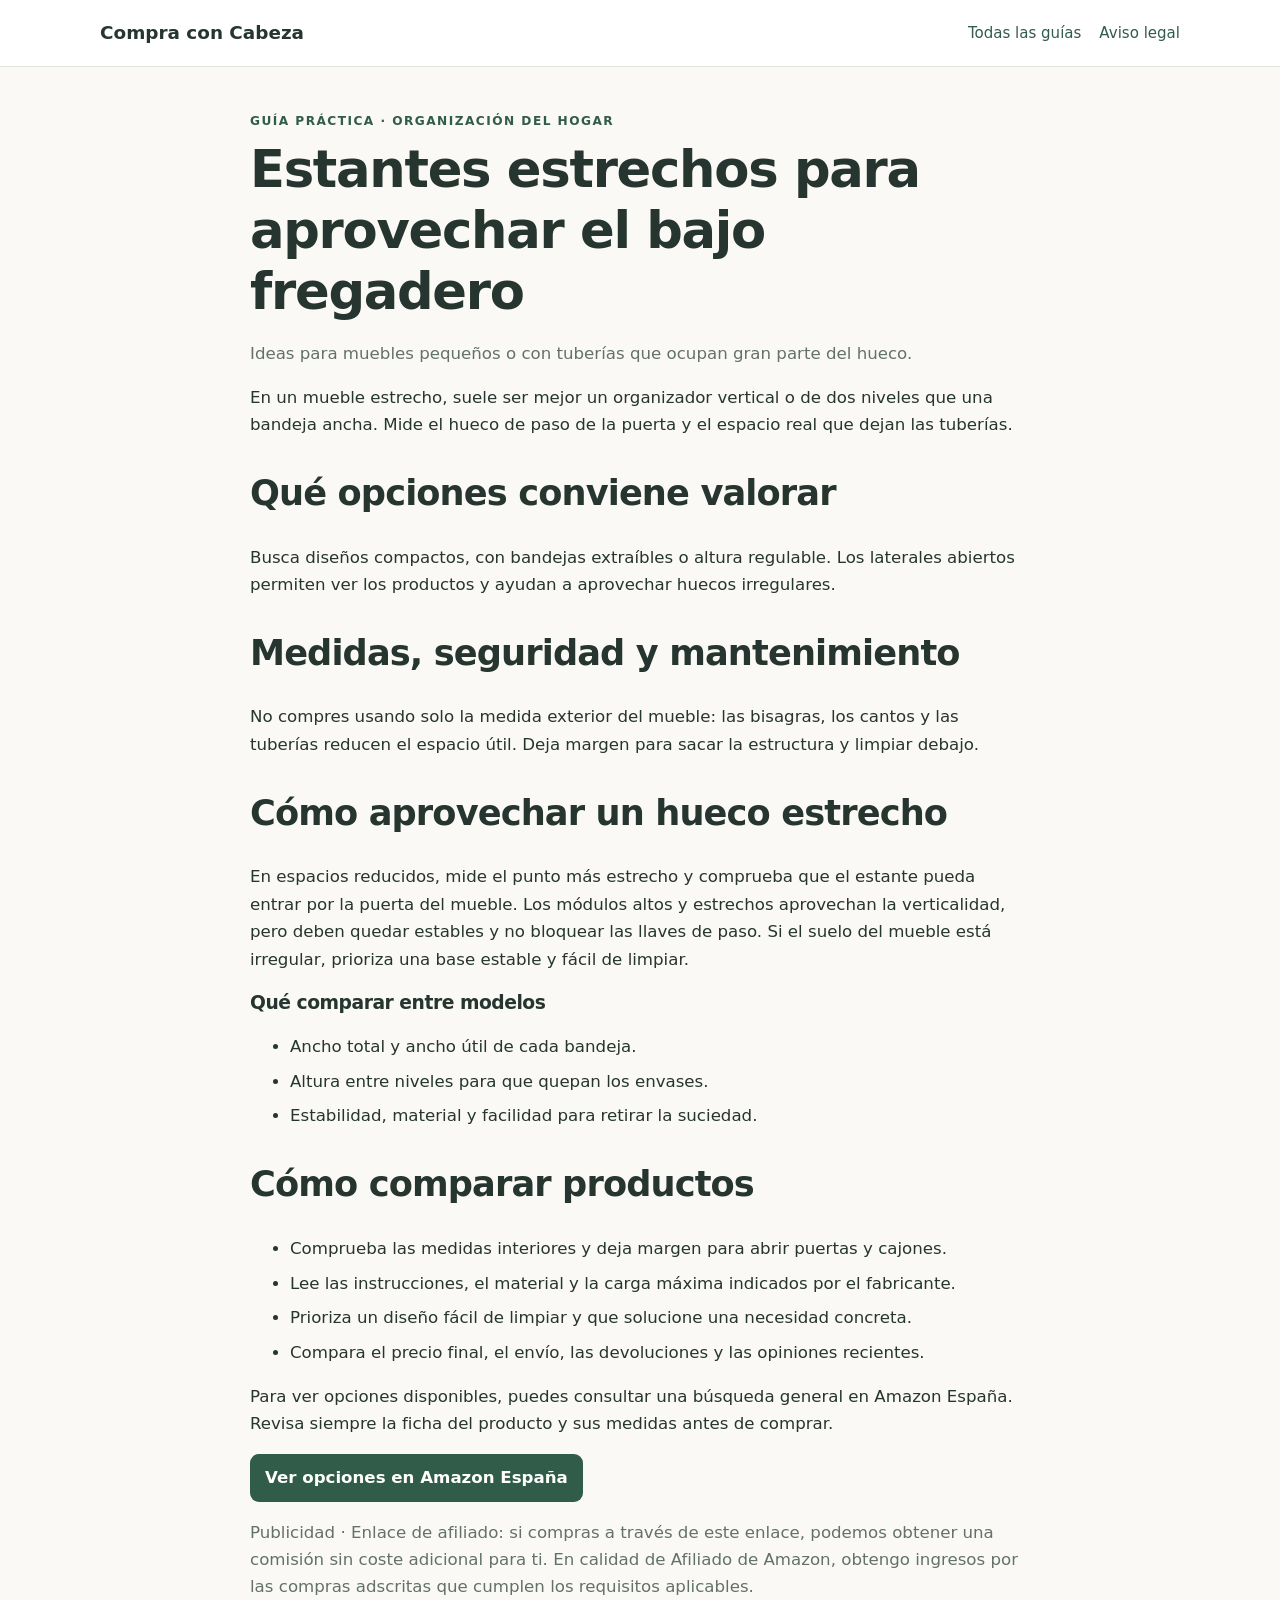
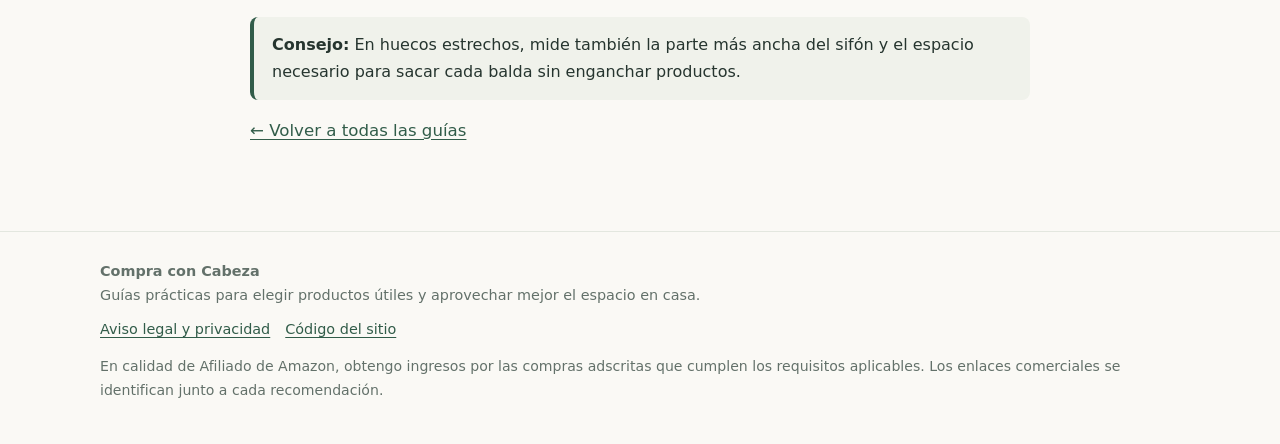
<file: guias/estante-bajo-fregadero-estrecho.html>
<!doctype html><html lang="es"><head><meta charset="utf-8"><meta name="viewport" content="width=device-width,initial-scale=1"><title>Estantes estrechos para aprovechar el bajo fregadero | Compra con Cabeza</title><meta name="description" content="Ideas para muebles pequeños o con tuberías que ocupan gran parte del hueco."><link rel="canonical" href="https://juanrasines496-hub.github.io/compra-con-cabeza/guias/estante-bajo-fregadero-estrecho.html"><link rel="stylesheet" href="../styles.css"></head><body><header class="top"><div class="wrap nav"><a class="brand" href="../">Compra con Cabeza</a><nav class="navlinks"><a href="../#guias">Todas las guías</a><a href="../legal.html">Aviso legal</a></nav></div></header><main class="article"><div class="eyebrow">Guía práctica · Organización del hogar</div><h1>Estantes estrechos para aprovechar el bajo fregadero</h1><p class="lead">Ideas para muebles pequeños o con tuberías que ocupan gran parte del hueco.</p><p>En un mueble estrecho, suele ser mejor un organizador vertical o de dos niveles que una bandeja ancha. Mide el hueco de paso de la puerta y el espacio real que dejan las tuberías.</p><h2>Qué opciones conviene valorar</h2><p>Busca diseños compactos, con bandejas extraíbles o altura regulable. Los laterales abiertos permiten ver los productos y ayudan a aprovechar huecos irregulares.</p><h2>Medidas, seguridad y mantenimiento</h2><p>No compres usando solo la medida exterior del mueble: las bisagras, los cantos y las tuberías reducen el espacio útil. Deja margen para sacar la estructura y limpiar debajo.</p><h2>Cómo aprovechar un hueco estrecho</h2><p>En espacios reducidos, mide el punto más estrecho y comprueba que el estante pueda entrar por la puerta del mueble. Los módulos altos y estrechos aprovechan la verticalidad, pero deben quedar estables y no bloquear las llaves de paso. Si el suelo del mueble está irregular, prioriza una base estable y fácil de limpiar.</p><h3>Qué comparar entre modelos</h3><ul><li>Ancho total y ancho útil de cada bandeja.</li><li>Altura entre niveles para que quepan los envases.</li><li>Estabilidad, material y facilidad para retirar la suciedad.</li></ul><h2>Cómo comparar productos</h2><ul><li>Comprueba las medidas interiores y deja margen para abrir puertas y cajones.</li><li>Lee las instrucciones, el material y la carga máxima indicados por el fabricante.</li><li>Prioriza un diseño fácil de limpiar y que solucione una necesidad concreta.</li><li>Compara el precio final, el envío, las devoluciones y las opiniones recientes.</li></ul><p>Para ver opciones disponibles, puedes consultar una búsqueda general en Amazon España. Revisa siempre la ficha del producto y sus medidas antes de comprar.</p><p><a class="product-link" href="https://www.amazon.es/s?k=estante+estrecho+bajo+fregadero&amp;tag=compraconc0c6-21" target="_blank" rel="nofollow sponsored noopener">Ver opciones en Amazon España</a></p><p class="small">Publicidad · Enlace de afiliado: si compras a través de este enlace, podemos obtener una comisión sin coste adicional para ti. En calidad de Afiliado de Amazon, obtengo ingresos por las compras adscritas que cumplen los requisitos aplicables.</p><div class="note"><strong>Consejo:</strong> En huecos estrechos, mide también la parte más ancha del sifón y el espacio necesario para sacar cada balda sin enganchar productos.</div><p><a href="../#guias">← Volver a todas las guías</a></p></main><footer class="footer"><div class="wrap"><strong>Compra con Cabeza</strong><div>Guías prácticas para elegir productos útiles y aprovechar mejor el espacio en casa.</div><div class="footerlinks"><a href="/compra-con-cabeza/legal.html">Aviso legal y privacidad</a><a href="https://github.com/juanrasines496-hub/compra-con-cabeza">Código del sitio</a></div><p class="small">En calidad de Afiliado de Amazon, obtengo ingresos por las compras adscritas que cumplen los requisitos aplicables. Los enlaces comerciales se identifican junto a cada recomendación.</p></div></footer></body></html>
</file>
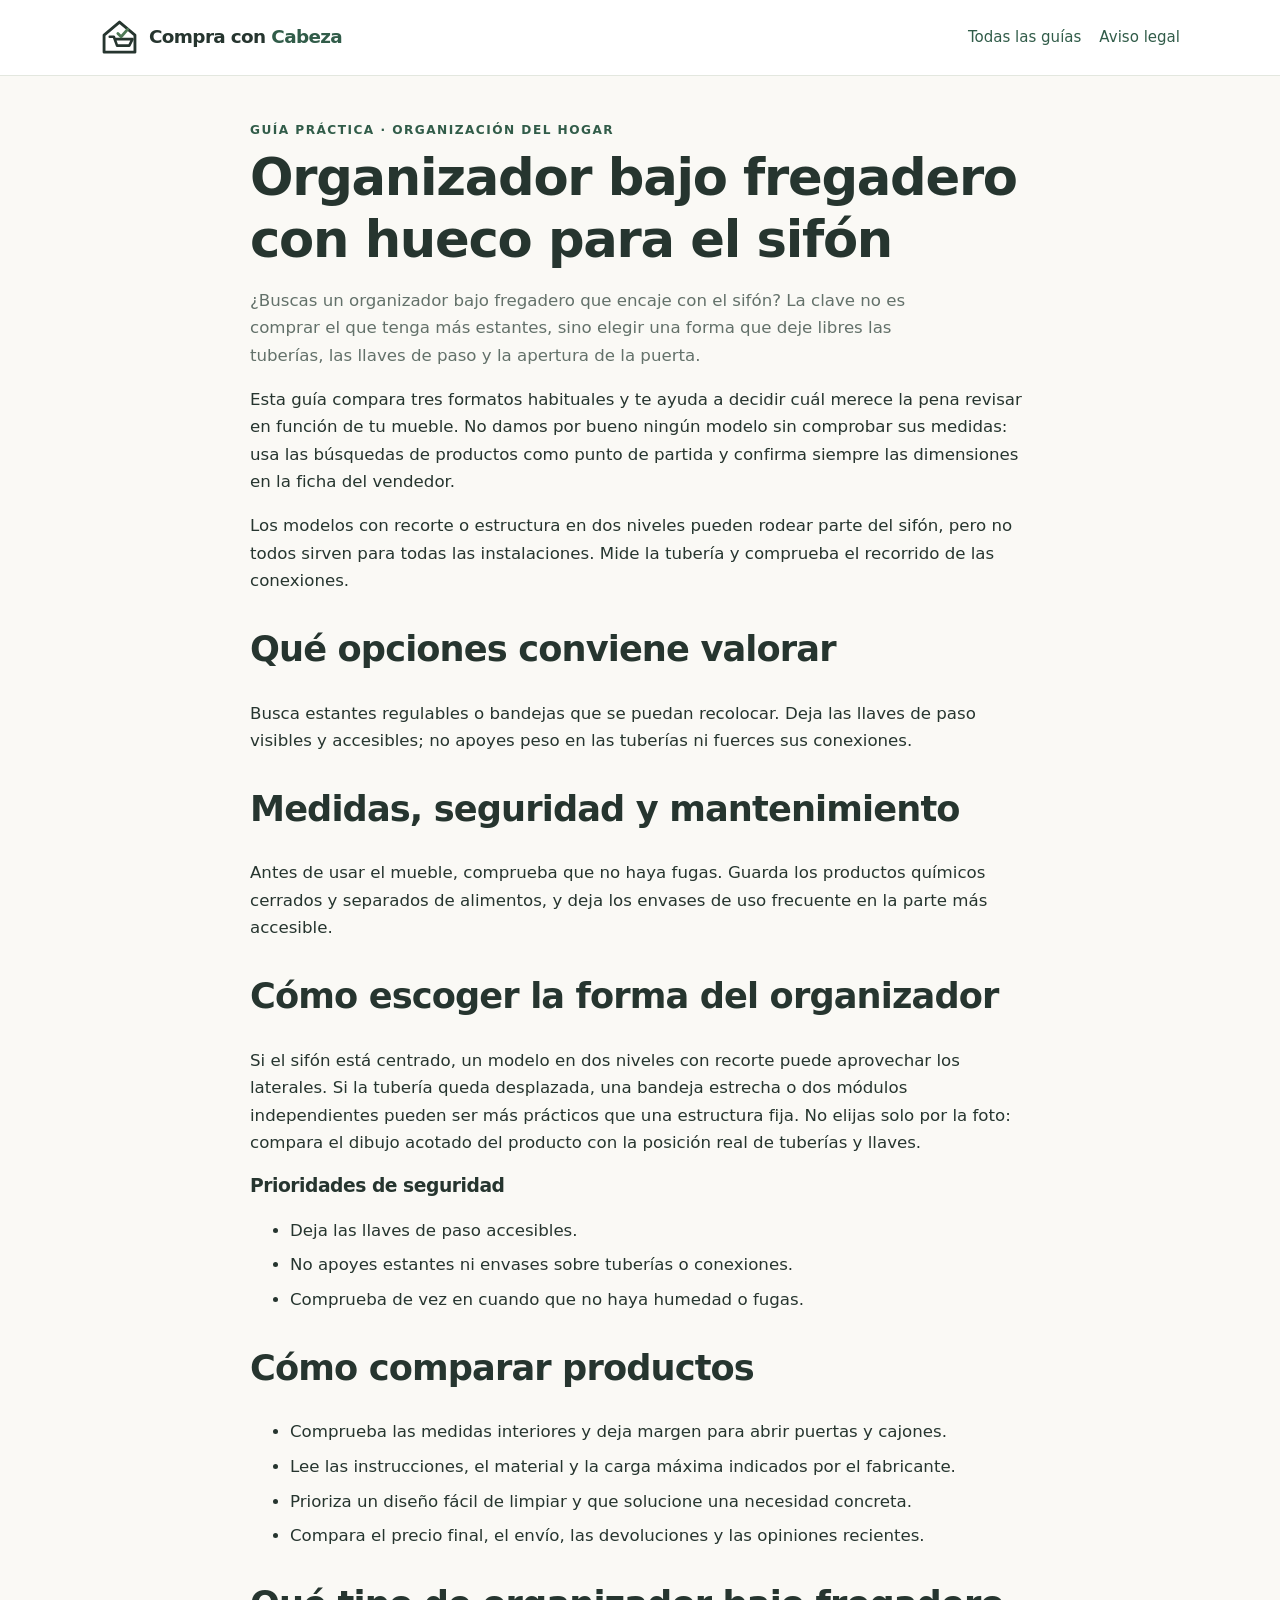
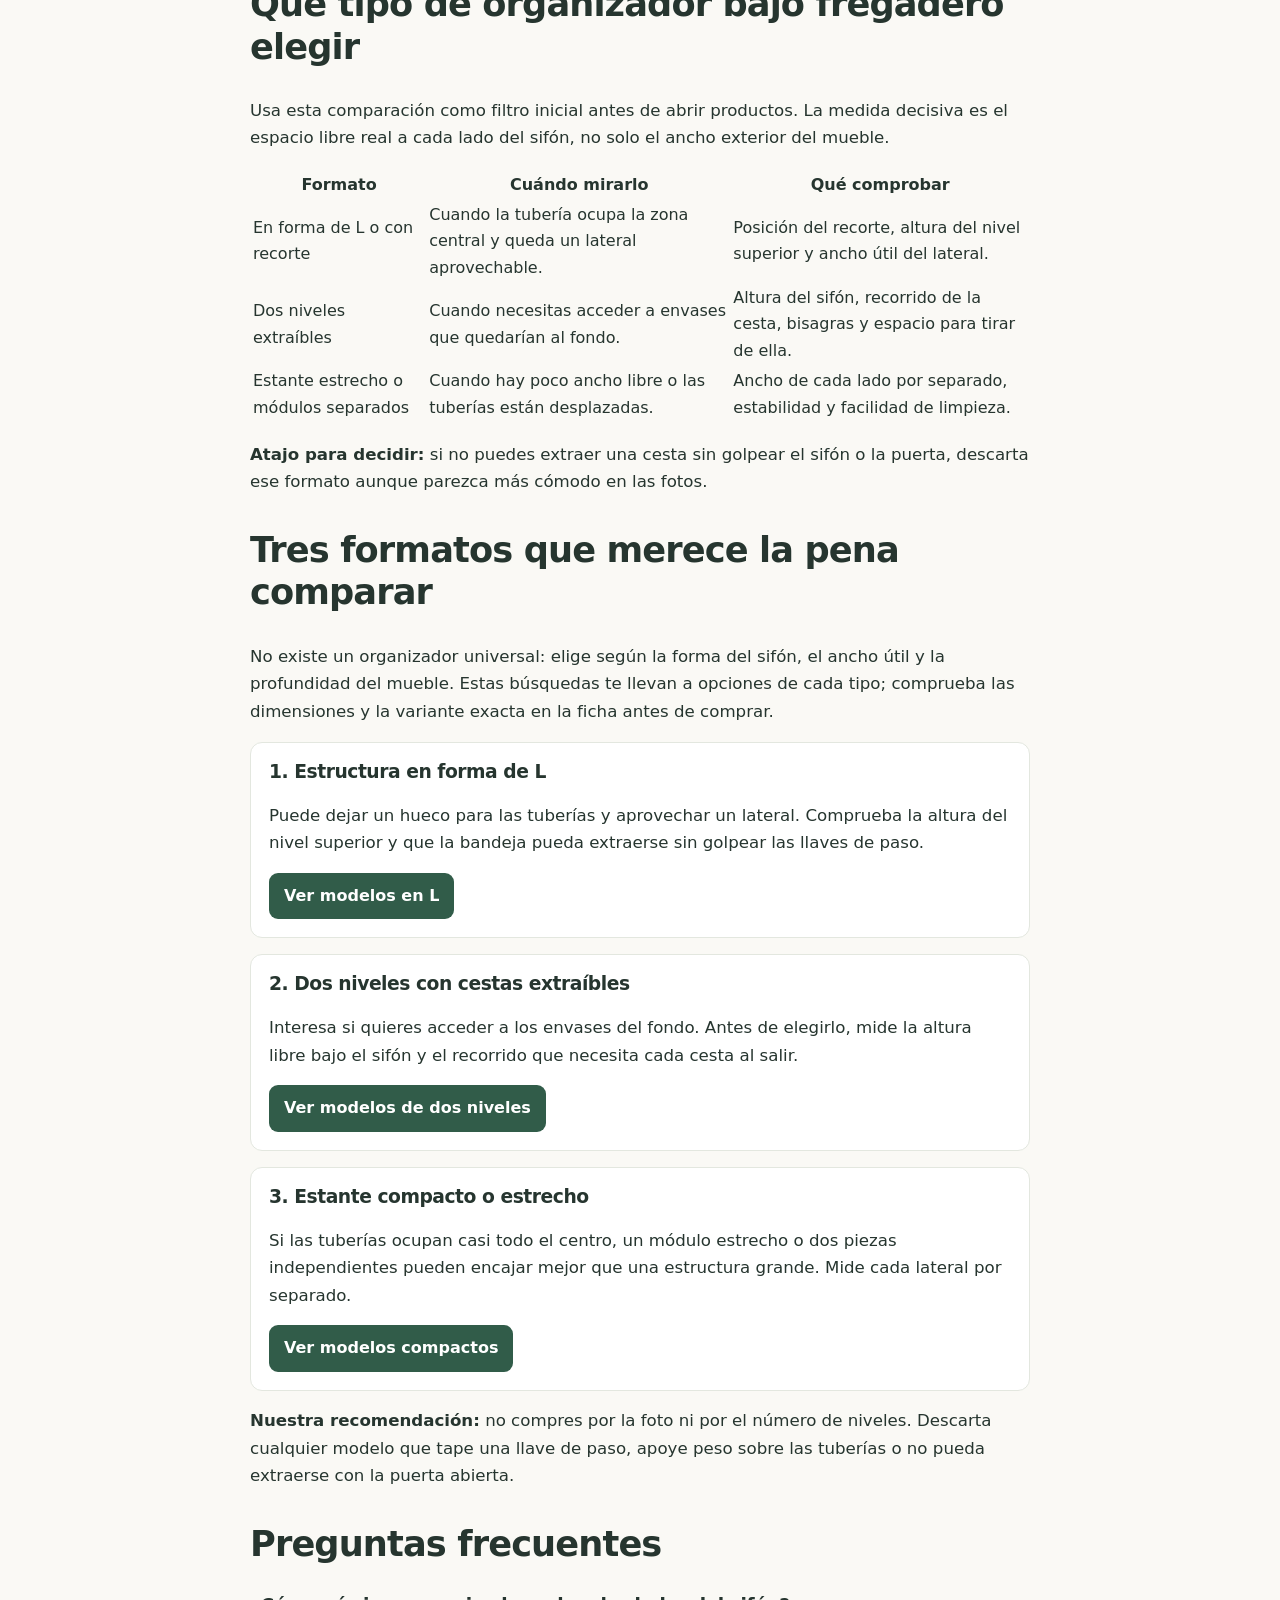
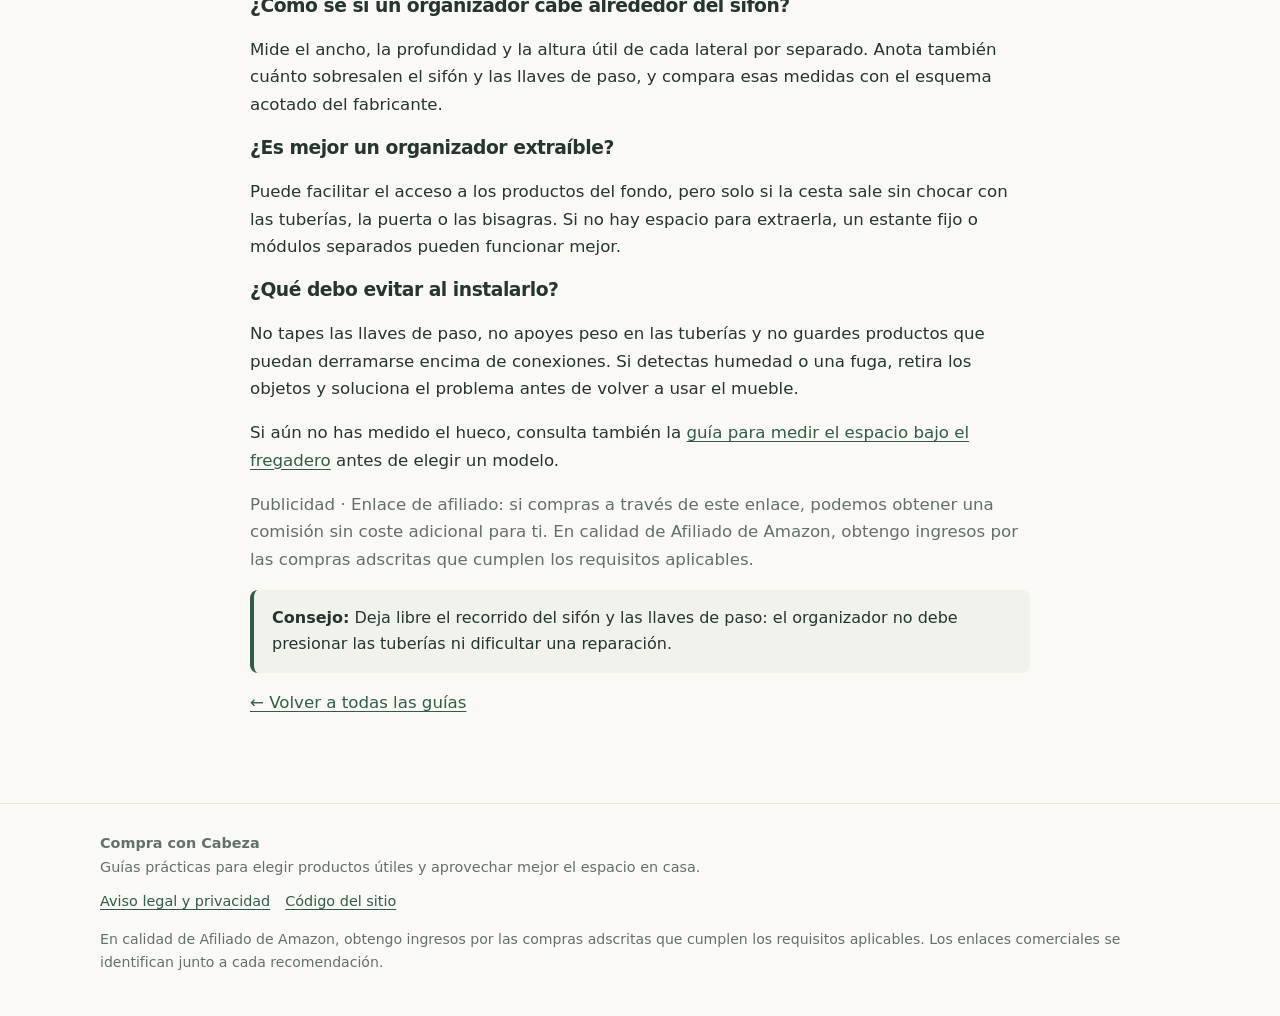
<file: guias/organizador-bajo-fregadero-con-sifon.html>
<!doctype html><html lang="es"><head><meta charset="utf-8"><meta name="viewport" content="width=device-width,initial-scale=1"><title>Organizador bajo fregadero con sifón: cómo elegir uno que encaje</title><meta name="description" content="Compara organizadores bajo fregadero para muebles con sifón: modelos en L, cestas extraíbles y estantes estrechos. Qué medir antes de comprar."><meta property="og:title" content="Organizador bajo fregadero con sifón: cómo elegir uno que encaje"><meta property="og:description" content="Compara formatos y medidas para elegir un organizador bajo fregadero que no choque con las tuberías."><link rel="canonical" href="https://juanrasines496-hub.github.io/compra-con-cabeza/guias/organizador-bajo-fregadero-con-sifon.html"><link rel="icon" type="image/svg+xml" href="../favicon.svg"><link rel="stylesheet" href="../styles.css"></head><body><header class="top"><div class="wrap nav"><a class="brand brand-logo" href="../" aria-label="Compra con Cabeza, inicio"><svg class="brand-mark" viewBox="0 0 48 48" aria-hidden="true"><path d="M5 21 24 5l19 16v21H5Z" fill="none" stroke="currentColor" stroke-width="3.5" stroke-linejoin="round"/><path d="M12 23h5l4 11h15l4-8H19" fill="none" stroke="currentColor" stroke-width="3.2" stroke-linecap="round" stroke-linejoin="round"/><path d="m22 19 4 4 8-9" fill="none" stroke="#4e7956" stroke-width="3.5" stroke-linecap="round" stroke-linejoin="round"/></svg><span>Compra con <strong>Cabeza</strong></span></a><nav class="navlinks"><a href="../#guias">Todas las guías</a><a href="../legal.html">Aviso legal</a></nav></div></header><main class="article"><div class="eyebrow">Guía práctica · Organización del hogar</div><h1>Organizador bajo fregadero con hueco para el sifón</h1><p class="lead">¿Buscas un organizador bajo fregadero que encaje con el sifón? La clave no es comprar el que tenga más estantes, sino elegir una forma que deje libres las tuberías, las llaves de paso y la apertura de la puerta.</p><p>Esta guía compara tres formatos habituales y te ayuda a decidir cuál merece la pena revisar en función de tu mueble. No damos por bueno ningún modelo sin comprobar sus medidas: usa las búsquedas de productos como punto de partida y confirma siempre las dimensiones en la ficha del vendedor.</p><p>Los modelos con recorte o estructura en dos niveles pueden rodear parte del sifón, pero no todos sirven para todas las instalaciones. Mide la tubería y comprueba el recorrido de las conexiones.</p><h2>Qué opciones conviene valorar</h2><p>Busca estantes regulables o bandejas que se puedan recolocar. Deja las llaves de paso visibles y accesibles; no apoyes peso en las tuberías ni fuerces sus conexiones.</p><h2>Medidas, seguridad y mantenimiento</h2><p>Antes de usar el mueble, comprueba que no haya fugas. Guarda los productos químicos cerrados y separados de alimentos, y deja los envases de uso frecuente en la parte más accesible.</p><h2>Cómo escoger la forma del organizador</h2><p>Si el sifón está centrado, un modelo en dos niveles con recorte puede aprovechar los laterales. Si la tubería queda desplazada, una bandeja estrecha o dos módulos independientes pueden ser más prácticos que una estructura fija. No elijas solo por la foto: compara el dibujo acotado del producto con la posición real de tuberías y llaves.</p><h3>Prioridades de seguridad</h3><ul><li>Deja las llaves de paso accesibles.</li><li>No apoyes estantes ni envases sobre tuberías o conexiones.</li><li>Comprueba de vez en cuando que no haya humedad o fugas.</li></ul><h2>Cómo comparar productos</h2><ul><li>Comprueba las medidas interiores y deja margen para abrir puertas y cajones.</li><li>Lee las instrucciones, el material y la carga máxima indicados por el fabricante.</li><li>Prioriza un diseño fácil de limpiar y que solucione una necesidad concreta.</li><li>Compara el precio final, el envío, las devoluciones y las opiniones recientes.</li></ul><h2>Qué tipo de organizador bajo fregadero elegir</h2><p>Usa esta comparación como filtro inicial antes de abrir productos. La medida decisiva es el espacio libre real a cada lado del sifón, no solo el ancho exterior del mueble.</p><div class="table-wrap"><table><thead><tr><th>Formato</th><th>Cuándo mirarlo</th><th>Qué comprobar</th></tr></thead><tbody><tr><td>En forma de L o con recorte</td><td>Cuando la tubería ocupa la zona central y queda un lateral aprovechable.</td><td>Posición del recorte, altura del nivel superior y ancho útil del lateral.</td></tr><tr><td>Dos niveles extraíbles</td><td>Cuando necesitas acceder a envases que quedarían al fondo.</td><td>Altura del sifón, recorrido de la cesta, bisagras y espacio para tirar de ella.</td></tr><tr><td>Estante estrecho o módulos separados</td><td>Cuando hay poco ancho libre o las tuberías están desplazadas.</td><td>Ancho de cada lado por separado, estabilidad y facilidad de limpieza.</td></tr></tbody></table></div><p><strong>Atajo para decidir:</strong> si no puedes extraer una cesta sin golpear el sifón o la puerta, descarta ese formato aunque parezca más cómodo en las fotos.</p><h2>Tres formatos que merece la pena comparar</h2><p>No existe un organizador universal: elige según la forma del sifón, el ancho útil y la profundidad del mueble. Estas búsquedas te llevan a opciones de cada tipo; comprueba las dimensiones y la variante exacta en la ficha antes de comprar.</p><div class="product-choice"><h3>1. Estructura en forma de L</h3><p>Puede dejar un hueco para las tuberías y aprovechar un lateral. Comprueba la altura del nivel superior y que la bandeja pueda extraerse sin golpear las llaves de paso.</p><a class="product-link" href="https://www.amazon.es/s?k=organizador+bajo+fregadero+forma+L+cajon+extraible&amp;tag=compraconc0c6-21" target="_blank" rel="nofollow sponsored noopener">Ver modelos en L</a></div><div class="product-choice"><h3>2. Dos niveles con cestas extraíbles</h3><p>Interesa si quieres acceder a los envases del fondo. Antes de elegirlo, mide la altura libre bajo el sifón y el recorrido que necesita cada cesta al salir.</p><a class="product-link" href="https://www.amazon.es/s?k=organizador+bajo+fregadero+2+niveles+cestas+extraibles&amp;tag=compraconc0c6-21" target="_blank" rel="nofollow sponsored noopener">Ver modelos de dos niveles</a></div><div class="product-choice"><h3>3. Estante compacto o estrecho</h3><p>Si las tuberías ocupan casi todo el centro, un módulo estrecho o dos piezas independientes pueden encajar mejor que una estructura grande. Mide cada lateral por separado.</p><a class="product-link" href="https://www.amazon.es/s?k=organizador+estrecho+bajo+fregadero+compacto&amp;tag=compraconc0c6-21" target="_blank" rel="nofollow sponsored noopener">Ver modelos compactos</a></div><p><strong>Nuestra recomendación:</strong> no compres por la foto ni por el número de niveles. Descarta cualquier modelo que tape una llave de paso, apoye peso sobre las tuberías o no pueda extraerse con la puerta abierta.</p><h2>Preguntas frecuentes</h2><h3>¿Cómo sé si un organizador cabe alrededor del sifón?</h3><p>Mide el ancho, la profundidad y la altura útil de cada lateral por separado. Anota también cuánto sobresalen el sifón y las llaves de paso, y compara esas medidas con el esquema acotado del fabricante.</p><h3>¿Es mejor un organizador extraíble?</h3><p>Puede facilitar el acceso a los productos del fondo, pero solo si la cesta sale sin chocar con las tuberías, la puerta o las bisagras. Si no hay espacio para extraerla, un estante fijo o módulos separados pueden funcionar mejor.</p><h3>¿Qué debo evitar al instalarlo?</h3><p>No tapes las llaves de paso, no apoyes peso en las tuberías y no guardes productos que puedan derramarse encima de conexiones. Si detectas humedad o una fuga, retira los objetos y soluciona el problema antes de volver a usar el mueble.</p><p>Si aún no has medido el hueco, consulta también la <a href="organizador-bajo-fregadero-medidas.html">guía para medir el espacio bajo el fregadero</a> antes de elegir un modelo.</p><p class="small">Publicidad · Enlace de afiliado: si compras a través de este enlace, podemos obtener una comisión sin coste adicional para ti. En calidad de Afiliado de Amazon, obtengo ingresos por las compras adscritas que cumplen los requisitos aplicables.</p><div class="note"><strong>Consejo:</strong> Deja libre el recorrido del sifón y las llaves de paso: el organizador no debe presionar las tuberías ni dificultar una reparación.</div><p><a href="../#guias">← Volver a todas las guías</a></p></main><footer class="footer"><div class="wrap"><strong>Compra con Cabeza</strong><div>Guías prácticas para elegir productos útiles y aprovechar mejor el espacio en casa.</div><div class="footerlinks"><a href="/compra-con-cabeza/legal.html">Aviso legal y privacidad</a><a href="https://github.com/juanrasines496-hub/compra-con-cabeza">Código del sitio</a></div><p class="small">En calidad de Afiliado de Amazon, obtengo ingresos por las compras adscritas que cumplen los requisitos aplicables. Los enlaces comerciales se identifican junto a cada recomendación.</p></div></footer></body></html>
</file>
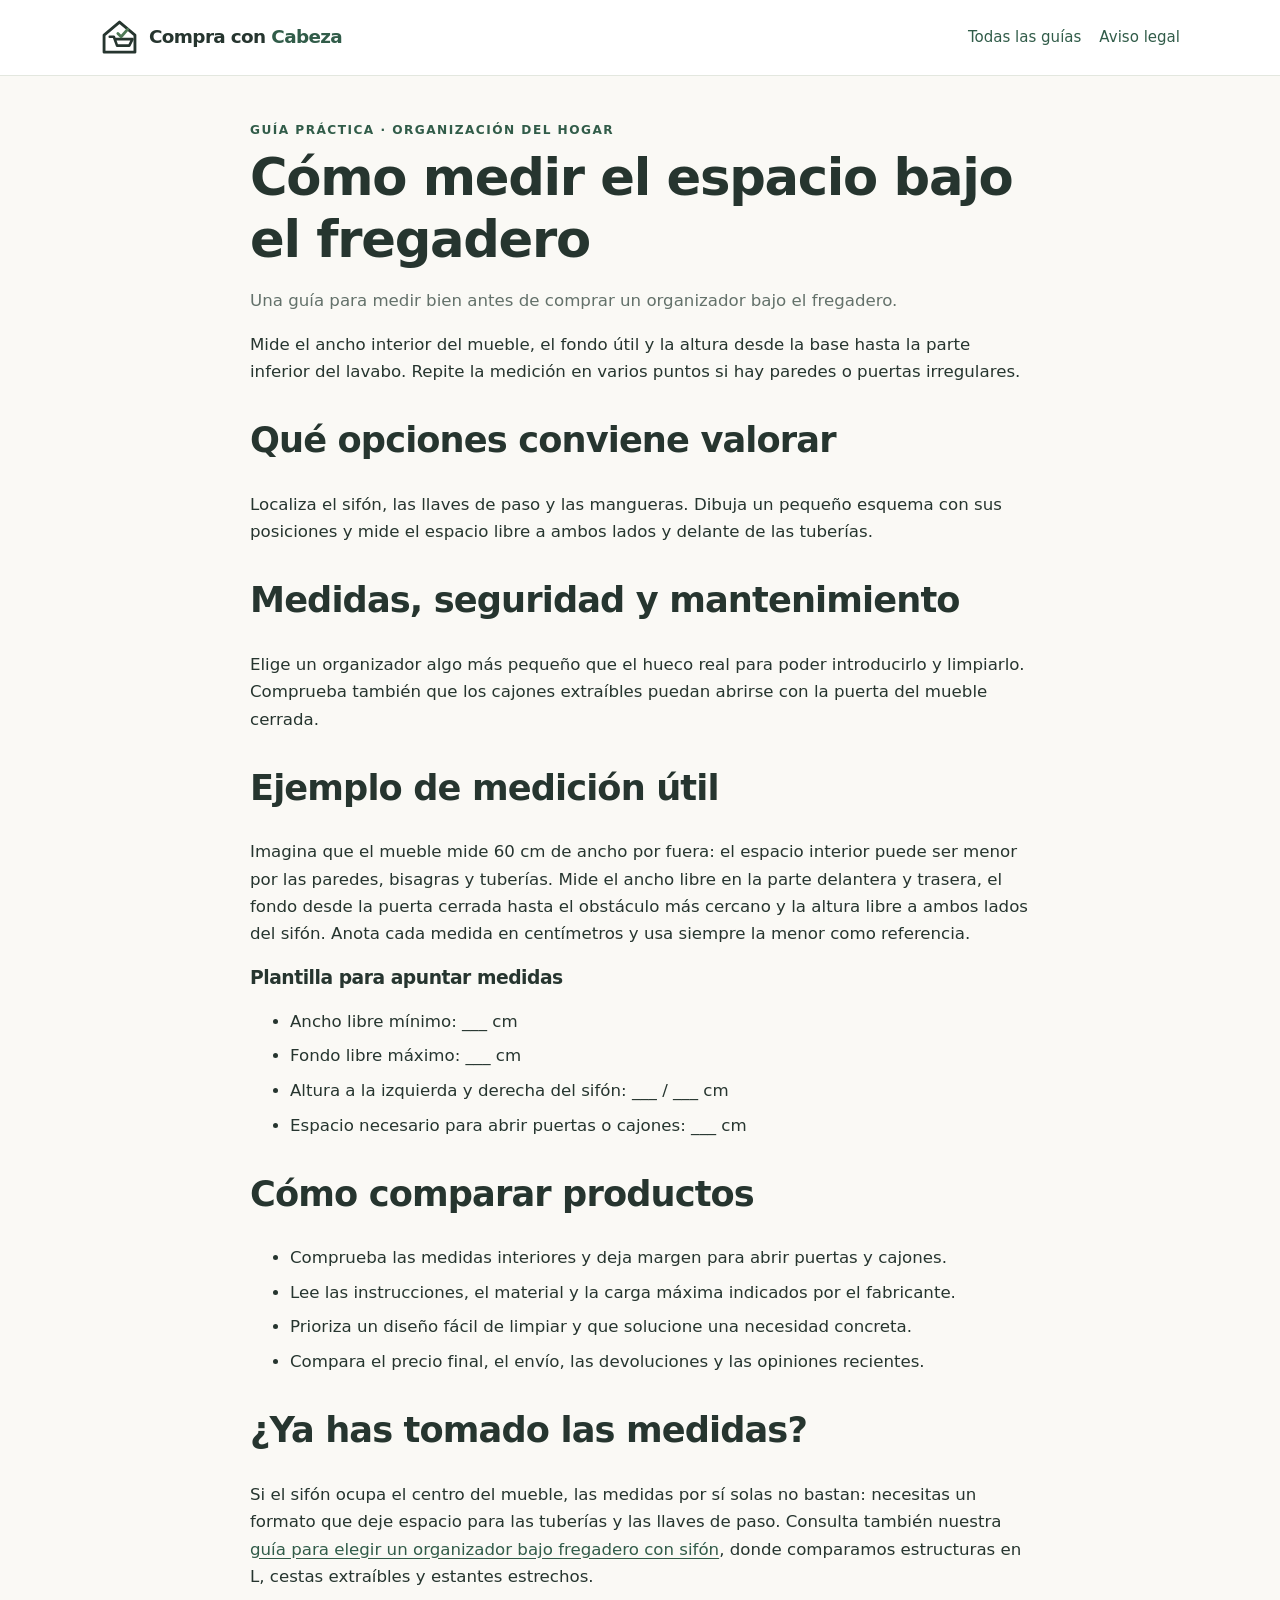
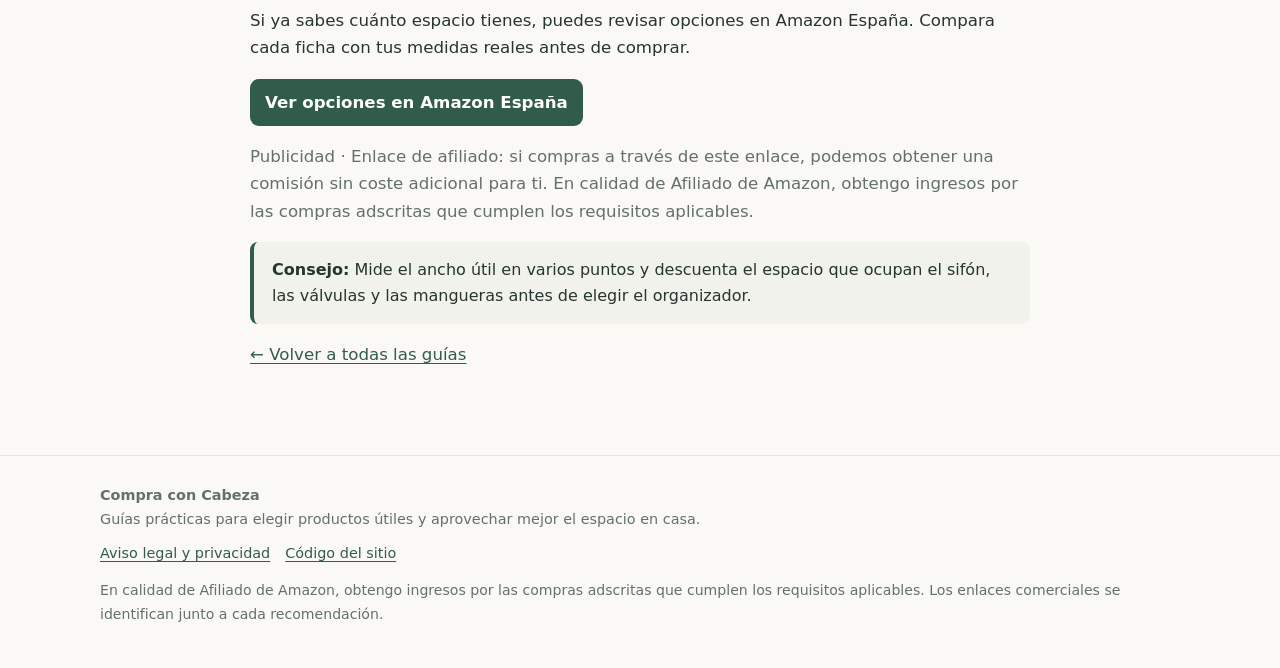
<file: guias/organizador-bajo-fregadero-medidas.html>
<!doctype html><html lang="es"><head><meta charset="utf-8"><meta name="viewport" content="width=device-width,initial-scale=1"><title>Cómo medir el espacio bajo el fregadero | Compra con Cabeza</title><meta name="description" content="Una guía para medir bien antes de comprar un organizador bajo el fregadero."><link rel="canonical" href="https://juanrasines496-hub.github.io/compra-con-cabeza/guias/organizador-bajo-fregadero-medidas.html"><link rel="icon" type="image/svg+xml" href="../favicon.svg"><link rel="stylesheet" href="../styles.css"></head><body><header class="top"><div class="wrap nav"><a class="brand brand-logo" href="../" aria-label="Compra con Cabeza, inicio"><svg class="brand-mark" viewBox="0 0 48 48" aria-hidden="true"><path d="M5 21 24 5l19 16v21H5Z" fill="none" stroke="currentColor" stroke-width="3.5" stroke-linejoin="round"/><path d="M12 23h5l4 11h15l4-8H19" fill="none" stroke="currentColor" stroke-width="3.2" stroke-linecap="round" stroke-linejoin="round"/><path d="m22 19 4 4 8-9" fill="none" stroke="#4e7956" stroke-width="3.5" stroke-linecap="round" stroke-linejoin="round"/></svg><span>Compra con <strong>Cabeza</strong></span></a><nav class="navlinks"><a href="../#guias">Todas las guías</a><a href="../legal.html">Aviso legal</a></nav></div></header><main class="article"><div class="eyebrow">Guía práctica · Organización del hogar</div><h1>Cómo medir el espacio bajo el fregadero</h1><p class="lead">Una guía para medir bien antes de comprar un organizador bajo el fregadero.</p><p>Mide el ancho interior del mueble, el fondo útil y la altura desde la base hasta la parte inferior del lavabo. Repite la medición en varios puntos si hay paredes o puertas irregulares.</p><h2>Qué opciones conviene valorar</h2><p>Localiza el sifón, las llaves de paso y las mangueras. Dibuja un pequeño esquema con sus posiciones y mide el espacio libre a ambos lados y delante de las tuberías.</p><h2>Medidas, seguridad y mantenimiento</h2><p>Elige un organizador algo más pequeño que el hueco real para poder introducirlo y limpiarlo. Comprueba también que los cajones extraíbles puedan abrirse con la puerta del mueble cerrada.</p><h2>Ejemplo de medición útil</h2><p>Imagina que el mueble mide 60 cm de ancho por fuera: el espacio interior puede ser menor por las paredes, bisagras y tuberías. Mide el ancho libre en la parte delantera y trasera, el fondo desde la puerta cerrada hasta el obstáculo más cercano y la altura libre a ambos lados del sifón. Anota cada medida en centímetros y usa siempre la menor como referencia.</p><h3>Plantilla para apuntar medidas</h3><ul><li>Ancho libre mínimo: ___ cm</li><li>Fondo libre máximo: ___ cm</li><li>Altura a la izquierda y derecha del sifón: ___ / ___ cm</li><li>Espacio necesario para abrir puertas o cajones: ___ cm</li></ul><h2>Cómo comparar productos</h2><ul><li>Comprueba las medidas interiores y deja margen para abrir puertas y cajones.</li><li>Lee las instrucciones, el material y la carga máxima indicados por el fabricante.</li><li>Prioriza un diseño fácil de limpiar y que solucione una necesidad concreta.</li><li>Compara el precio final, el envío, las devoluciones y las opiniones recientes.</li></ul><h2>¿Ya has tomado las medidas?</h2><p>Si el sifón ocupa el centro del mueble, las medidas por sí solas no bastan: necesitas un formato que deje espacio para las tuberías y las llaves de paso. Consulta también nuestra <a href="organizador-bajo-fregadero-con-sifon.html">guía para elegir un organizador bajo fregadero con sifón</a>, donde comparamos estructuras en L, cestas extraíbles y estantes estrechos.</p><p>Si ya sabes cuánto espacio tienes, puedes revisar opciones en Amazon España. Compara cada ficha con tus medidas reales antes de comprar.</p><p><a class="product-link" href="https://www.amazon.es/s?k=organizador+bajo+fregadero+medidas&amp;tag=compraconc0c6-21" target="_blank" rel="nofollow sponsored noopener">Ver opciones en Amazon España</a></p><p class="small">Publicidad · Enlace de afiliado: si compras a través de este enlace, podemos obtener una comisión sin coste adicional para ti. En calidad de Afiliado de Amazon, obtengo ingresos por las compras adscritas que cumplen los requisitos aplicables.</p><div class="note"><strong>Consejo:</strong> Mide el ancho útil en varios puntos y descuenta el espacio que ocupan el sifón, las válvulas y las mangueras antes de elegir el organizador.</div><p><a href="../#guias">← Volver a todas las guías</a></p></main><footer class="footer"><div class="wrap"><strong>Compra con Cabeza</strong><div>Guías prácticas para elegir productos útiles y aprovechar mejor el espacio en casa.</div><div class="footerlinks"><a href="/compra-con-cabeza/legal.html">Aviso legal y privacidad</a><a href="https://github.com/juanrasines496-hub/compra-con-cabeza">Código del sitio</a></div><p class="small">En calidad de Afiliado de Amazon, obtengo ingresos por las compras adscritas que cumplen los requisitos aplicables. Los enlaces comerciales se identifican junto a cada recomendación.</p></div></footer></body></html>
</file>
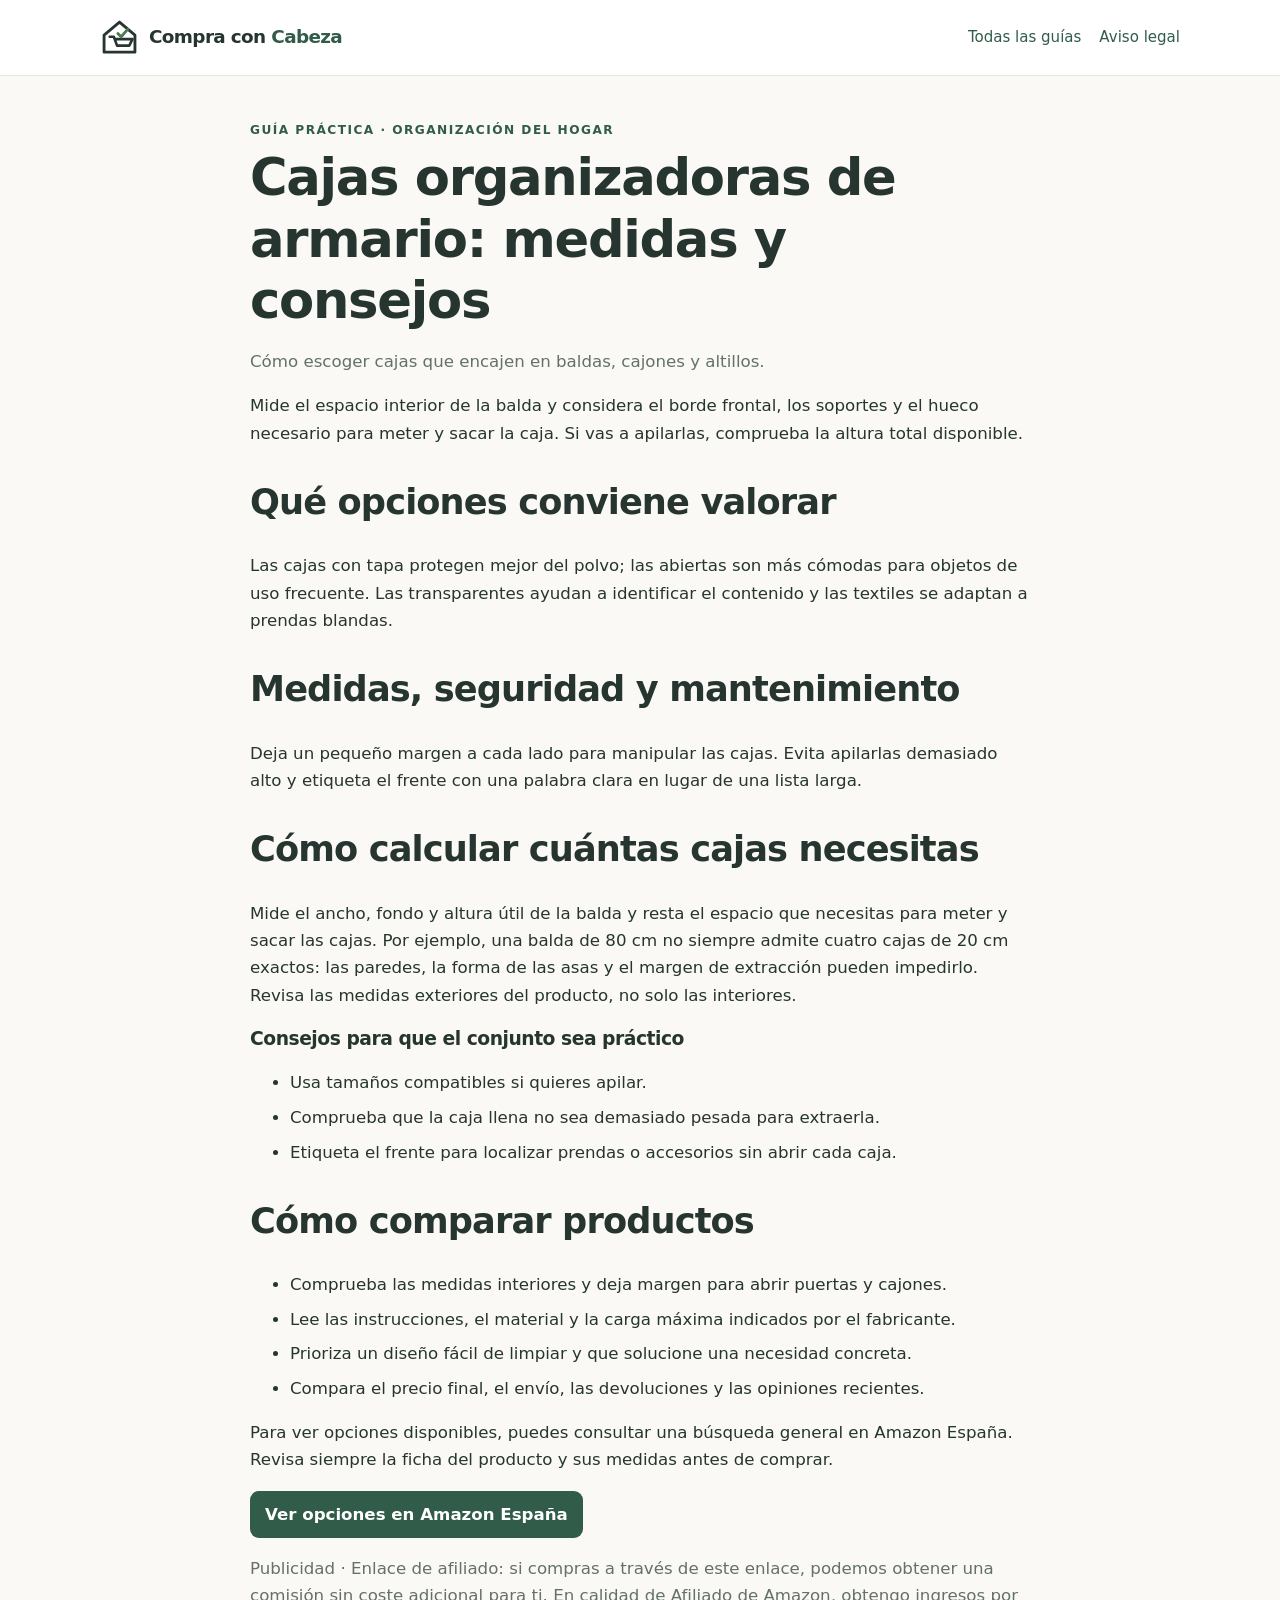
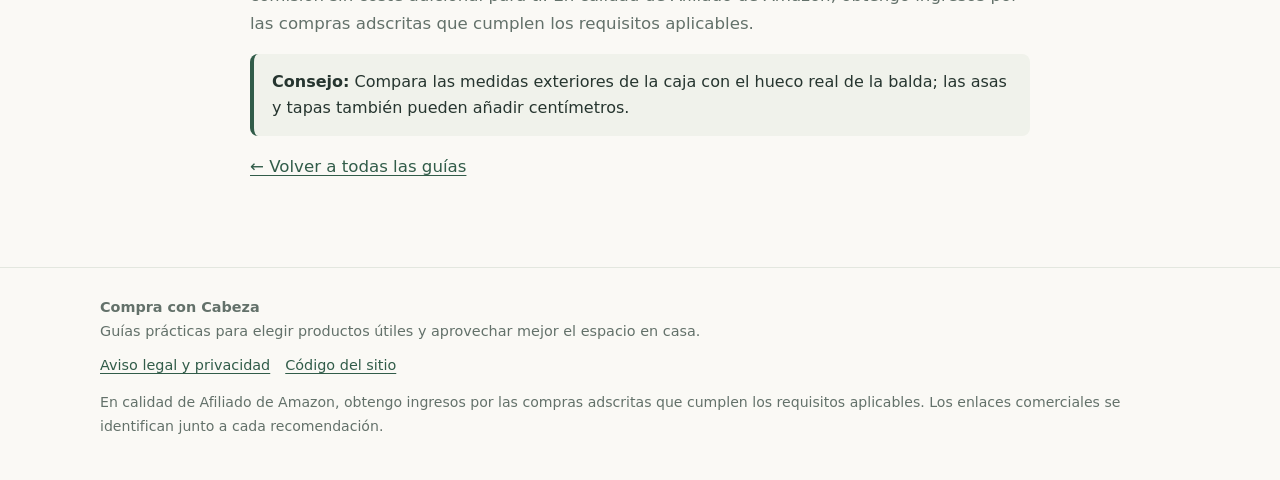
<file: guias/organizadores-armario-medidas-cajas.html>
<!doctype html><html lang="es"><head><meta charset="utf-8"><meta name="viewport" content="width=device-width,initial-scale=1"><title>Cajas organizadoras de armario: medidas y consejos | Compra con Cabeza</title><meta name="description" content="Cómo escoger cajas que encajen en baldas, cajones y altillos."><link rel="canonical" href="https://juanrasines496-hub.github.io/compra-con-cabeza/guias/organizadores-armario-medidas-cajas.html"><link rel="icon" type="image/svg+xml" href="../favicon.svg"><link rel="stylesheet" href="../styles.css"></head><body><header class="top"><div class="wrap nav"><a class="brand brand-logo" href="../" aria-label="Compra con Cabeza, inicio"><svg class="brand-mark" viewBox="0 0 48 48" aria-hidden="true"><path d="M5 21 24 5l19 16v21H5Z" fill="none" stroke="currentColor" stroke-width="3.5" stroke-linejoin="round"/><path d="M12 23h5l4 11h15l4-8H19" fill="none" stroke="currentColor" stroke-width="3.2" stroke-linecap="round" stroke-linejoin="round"/><path d="m22 19 4 4 8-9" fill="none" stroke="#4e7956" stroke-width="3.5" stroke-linecap="round" stroke-linejoin="round"/></svg><span>Compra con <strong>Cabeza</strong></span></a><nav class="navlinks"><a href="../#guias">Todas las guías</a><a href="../legal.html">Aviso legal</a></nav></div></header><main class="article"><div class="eyebrow">Guía práctica · Organización del hogar</div><h1>Cajas organizadoras de armario: medidas y consejos</h1><p class="lead">Cómo escoger cajas que encajen en baldas, cajones y altillos.</p><p>Mide el espacio interior de la balda y considera el borde frontal, los soportes y el hueco necesario para meter y sacar la caja. Si vas a apilarlas, comprueba la altura total disponible.</p><h2>Qué opciones conviene valorar</h2><p>Las cajas con tapa protegen mejor del polvo; las abiertas son más cómodas para objetos de uso frecuente. Las transparentes ayudan a identificar el contenido y las textiles se adaptan a prendas blandas.</p><h2>Medidas, seguridad y mantenimiento</h2><p>Deja un pequeño margen a cada lado para manipular las cajas. Evita apilarlas demasiado alto y etiqueta el frente con una palabra clara en lugar de una lista larga.</p><h2>Cómo calcular cuántas cajas necesitas</h2><p>Mide el ancho, fondo y altura útil de la balda y resta el espacio que necesitas para meter y sacar las cajas. Por ejemplo, una balda de 80 cm no siempre admite cuatro cajas de 20 cm exactos: las paredes, la forma de las asas y el margen de extracción pueden impedirlo. Revisa las medidas exteriores del producto, no solo las interiores.</p><h3>Consejos para que el conjunto sea práctico</h3><ul><li>Usa tamaños compatibles si quieres apilar.</li><li>Comprueba que la caja llena no sea demasiado pesada para extraerla.</li><li>Etiqueta el frente para localizar prendas o accesorios sin abrir cada caja.</li></ul><h2>Cómo comparar productos</h2><ul><li>Comprueba las medidas interiores y deja margen para abrir puertas y cajones.</li><li>Lee las instrucciones, el material y la carga máxima indicados por el fabricante.</li><li>Prioriza un diseño fácil de limpiar y que solucione una necesidad concreta.</li><li>Compara el precio final, el envío, las devoluciones y las opiniones recientes.</li></ul><p>Para ver opciones disponibles, puedes consultar una búsqueda general en Amazon España. Revisa siempre la ficha del producto y sus medidas antes de comprar.</p><p><a class="product-link" href="https://www.amazon.es/s?k=cajas+organizadoras+armario+medidas&amp;tag=compraconc0c6-21" target="_blank" rel="nofollow sponsored noopener">Ver opciones en Amazon España</a></p><p class="small">Publicidad · Enlace de afiliado: si compras a través de este enlace, podemos obtener una comisión sin coste adicional para ti. En calidad de Afiliado de Amazon, obtengo ingresos por las compras adscritas que cumplen los requisitos aplicables.</p><div class="note"><strong>Consejo:</strong> Compara las medidas exteriores de la caja con el hueco real de la balda; las asas y tapas también pueden añadir centímetros.</div><p><a href="../#guias">← Volver a todas las guías</a></p></main><footer class="footer"><div class="wrap"><strong>Compra con Cabeza</strong><div>Guías prácticas para elegir productos útiles y aprovechar mejor el espacio en casa.</div><div class="footerlinks"><a href="/compra-con-cabeza/legal.html">Aviso legal y privacidad</a><a href="https://github.com/juanrasines496-hub/compra-con-cabeza">Código del sitio</a></div><p class="small">En calidad de Afiliado de Amazon, obtengo ingresos por las compras adscritas que cumplen los requisitos aplicables. Los enlaces comerciales se identifican junto a cada recomendación.</p></div></footer></body></html>
</file>
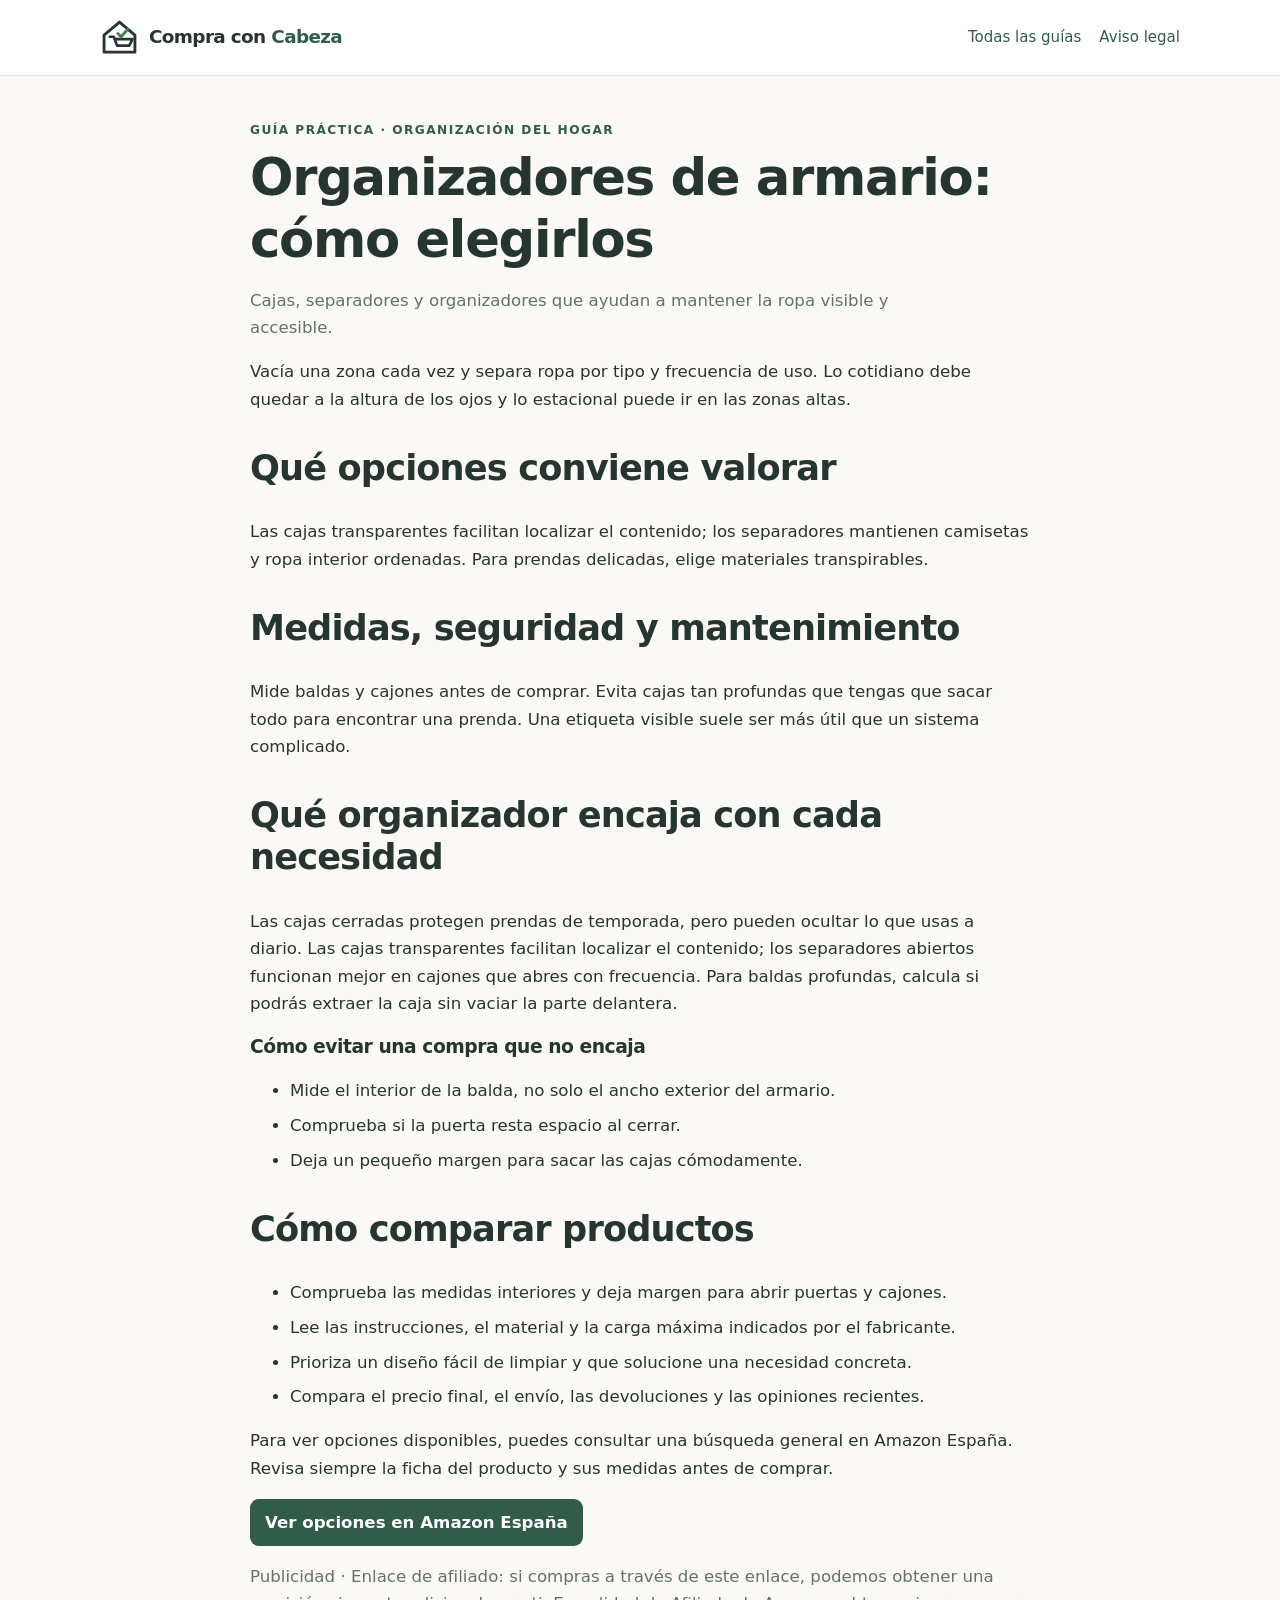
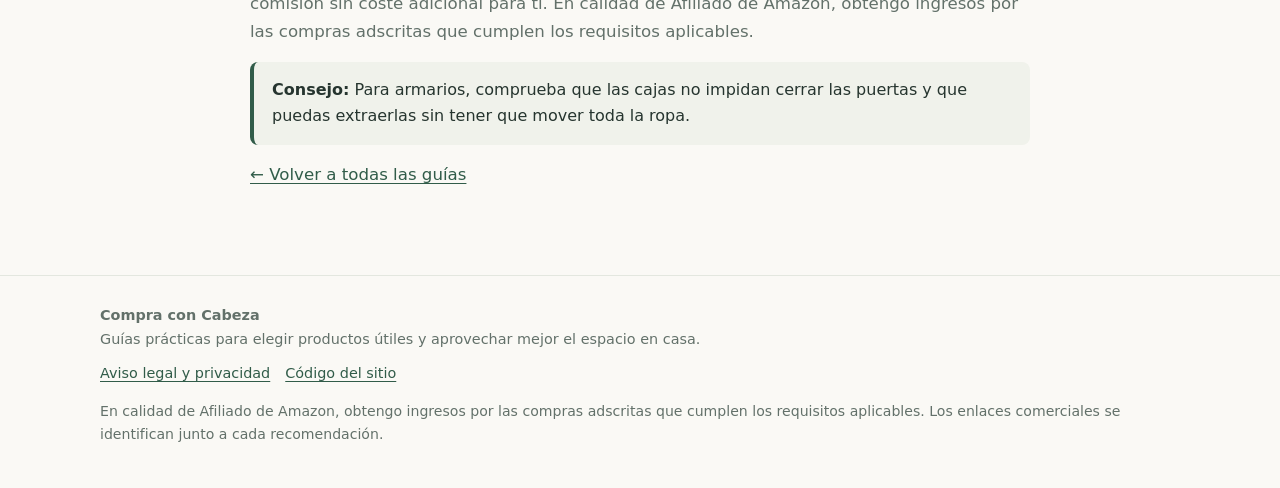
<file: guias/organizadores-armario.html>
<!doctype html><html lang="es"><head><meta charset="utf-8"><meta name="viewport" content="width=device-width,initial-scale=1"><title>Organizadores de armario: cómo elegirlos | Compra con Cabeza</title><meta name="description" content="Cajas, separadores y organizadores que ayudan a mantener la ropa visible y accesible."><link rel="canonical" href="https://juanrasines496-hub.github.io/compra-con-cabeza/guias/organizadores-armario.html"><link rel="icon" type="image/svg+xml" href="../favicon.svg"><link rel="stylesheet" href="../styles.css"></head><body><header class="top"><div class="wrap nav"><a class="brand brand-logo" href="../" aria-label="Compra con Cabeza, inicio"><svg class="brand-mark" viewBox="0 0 48 48" aria-hidden="true"><path d="M5 21 24 5l19 16v21H5Z" fill="none" stroke="currentColor" stroke-width="3.5" stroke-linejoin="round"/><path d="M12 23h5l4 11h15l4-8H19" fill="none" stroke="currentColor" stroke-width="3.2" stroke-linecap="round" stroke-linejoin="round"/><path d="m22 19 4 4 8-9" fill="none" stroke="#4e7956" stroke-width="3.5" stroke-linecap="round" stroke-linejoin="round"/></svg><span>Compra con <strong>Cabeza</strong></span></a><nav class="navlinks"><a href="../#guias">Todas las guías</a><a href="../legal.html">Aviso legal</a></nav></div></header><main class="article"><div class="eyebrow">Guía práctica · Organización del hogar</div><h1>Organizadores de armario: cómo elegirlos</h1><p class="lead">Cajas, separadores y organizadores que ayudan a mantener la ropa visible y accesible.</p><p>Vacía una zona cada vez y separa ropa por tipo y frecuencia de uso. Lo cotidiano debe quedar a la altura de los ojos y lo estacional puede ir en las zonas altas.</p><h2>Qué opciones conviene valorar</h2><p>Las cajas transparentes facilitan localizar el contenido; los separadores mantienen camisetas y ropa interior ordenadas. Para prendas delicadas, elige materiales transpirables.</p><h2>Medidas, seguridad y mantenimiento</h2><p>Mide baldas y cajones antes de comprar. Evita cajas tan profundas que tengas que sacar todo para encontrar una prenda. Una etiqueta visible suele ser más útil que un sistema complicado.</p><h2>Qué organizador encaja con cada necesidad</h2><p>Las cajas cerradas protegen prendas de temporada, pero pueden ocultar lo que usas a diario. Las cajas transparentes facilitan localizar el contenido; los separadores abiertos funcionan mejor en cajones que abres con frecuencia. Para baldas profundas, calcula si podrás extraer la caja sin vaciar la parte delantera.</p><h3>Cómo evitar una compra que no encaja</h3><ul><li>Mide el interior de la balda, no solo el ancho exterior del armario.</li><li>Comprueba si la puerta resta espacio al cerrar.</li><li>Deja un pequeño margen para sacar las cajas cómodamente.</li></ul><h2>Cómo comparar productos</h2><ul><li>Comprueba las medidas interiores y deja margen para abrir puertas y cajones.</li><li>Lee las instrucciones, el material y la carga máxima indicados por el fabricante.</li><li>Prioriza un diseño fácil de limpiar y que solucione una necesidad concreta.</li><li>Compara el precio final, el envío, las devoluciones y las opiniones recientes.</li></ul><p>Para ver opciones disponibles, puedes consultar una búsqueda general en Amazon España. Revisa siempre la ficha del producto y sus medidas antes de comprar.</p><p><a class="product-link" href="https://www.amazon.es/s?k=organizadores+armario+cajas&amp;tag=compraconc0c6-21" target="_blank" rel="nofollow sponsored noopener">Ver opciones en Amazon España</a></p><p class="small">Publicidad · Enlace de afiliado: si compras a través de este enlace, podemos obtener una comisión sin coste adicional para ti. En calidad de Afiliado de Amazon, obtengo ingresos por las compras adscritas que cumplen los requisitos aplicables.</p><div class="note"><strong>Consejo:</strong> Para armarios, comprueba que las cajas no impidan cerrar las puertas y que puedas extraerlas sin tener que mover toda la ropa.</div><p><a href="../#guias">← Volver a todas las guías</a></p></main><footer class="footer"><div class="wrap"><strong>Compra con Cabeza</strong><div>Guías prácticas para elegir productos útiles y aprovechar mejor el espacio en casa.</div><div class="footerlinks"><a href="/compra-con-cabeza/legal.html">Aviso legal y privacidad</a><a href="https://github.com/juanrasines496-hub/compra-con-cabeza">Código del sitio</a></div><p class="small">En calidad de Afiliado de Amazon, obtengo ingresos por las compras adscritas que cumplen los requisitos aplicables. Los enlaces comerciales se identifican junto a cada recomendación.</p></div></footer></body></html>
</file>
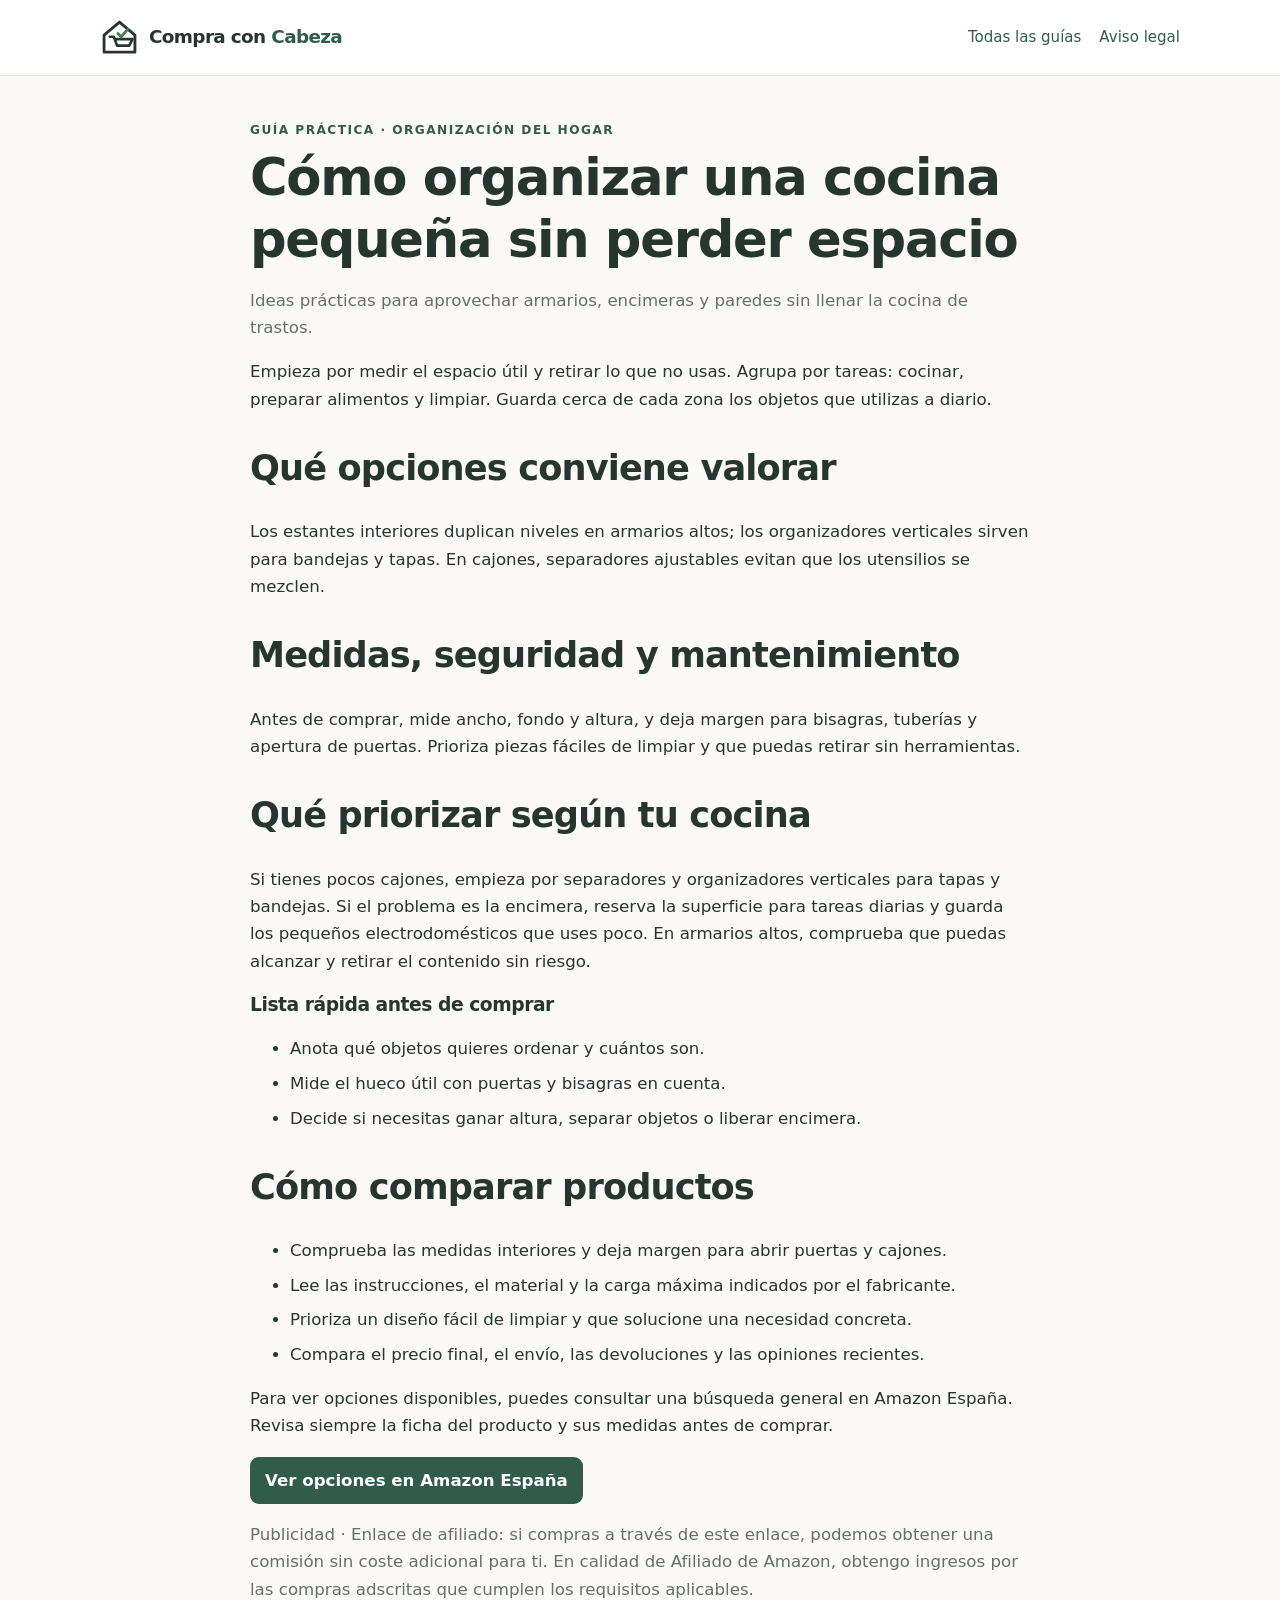
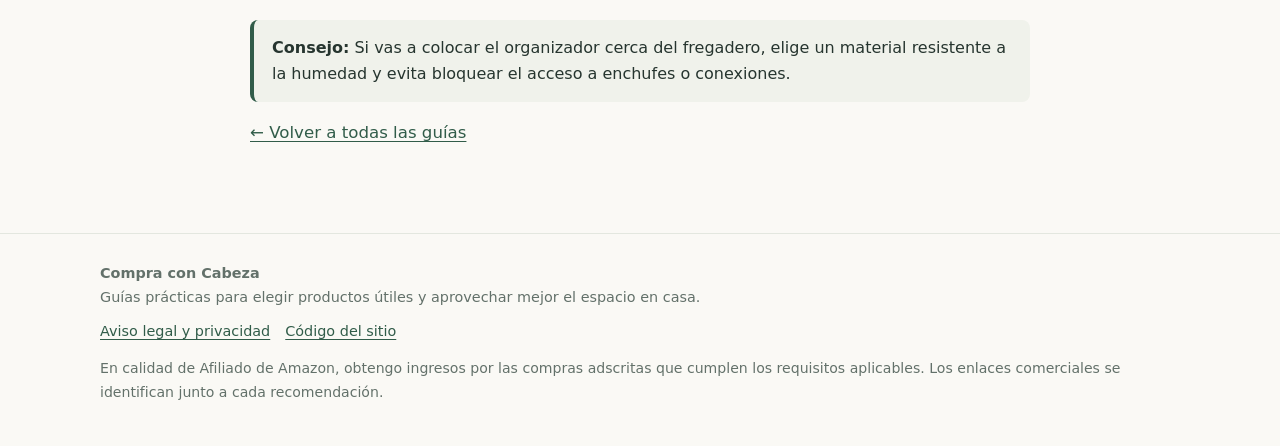
<file: guias/organizar-cocina-pequena.html>
<!doctype html><html lang="es"><head><meta charset="utf-8"><meta name="viewport" content="width=device-width,initial-scale=1"><title>Cómo organizar una cocina pequeña sin perder espacio | Compra con Cabeza</title><meta name="description" content="Ideas prácticas para aprovechar armarios, encimeras y paredes sin llenar la cocina de trastos."><link rel="canonical" href="https://juanrasines496-hub.github.io/compra-con-cabeza/guias/organizar-cocina-pequena.html"><link rel="icon" type="image/svg+xml" href="../favicon.svg"><link rel="stylesheet" href="../styles.css"></head><body><header class="top"><div class="wrap nav"><a class="brand brand-logo" href="../" aria-label="Compra con Cabeza, inicio"><svg class="brand-mark" viewBox="0 0 48 48" aria-hidden="true"><path d="M5 21 24 5l19 16v21H5Z" fill="none" stroke="currentColor" stroke-width="3.5" stroke-linejoin="round"/><path d="M12 23h5l4 11h15l4-8H19" fill="none" stroke="currentColor" stroke-width="3.2" stroke-linecap="round" stroke-linejoin="round"/><path d="m22 19 4 4 8-9" fill="none" stroke="#4e7956" stroke-width="3.5" stroke-linecap="round" stroke-linejoin="round"/></svg><span>Compra con <strong>Cabeza</strong></span></a><nav class="navlinks"><a href="../#guias">Todas las guías</a><a href="../legal.html">Aviso legal</a></nav></div></header><main class="article"><div class="eyebrow">Guía práctica · Organización del hogar</div><h1>Cómo organizar una cocina pequeña sin perder espacio</h1><p class="lead">Ideas prácticas para aprovechar armarios, encimeras y paredes sin llenar la cocina de trastos.</p><p>Empieza por medir el espacio útil y retirar lo que no usas. Agrupa por tareas: cocinar, preparar alimentos y limpiar. Guarda cerca de cada zona los objetos que utilizas a diario.</p><h2>Qué opciones conviene valorar</h2><p>Los estantes interiores duplican niveles en armarios altos; los organizadores verticales sirven para bandejas y tapas. En cajones, separadores ajustables evitan que los utensilios se mezclen.</p><h2>Medidas, seguridad y mantenimiento</h2><p>Antes de comprar, mide ancho, fondo y altura, y deja margen para bisagras, tuberías y apertura de puertas. Prioriza piezas fáciles de limpiar y que puedas retirar sin herramientas.</p><h2>Qué priorizar según tu cocina</h2><p>Si tienes pocos cajones, empieza por separadores y organizadores verticales para tapas y bandejas. Si el problema es la encimera, reserva la superficie para tareas diarias y guarda los pequeños electrodomésticos que uses poco. En armarios altos, comprueba que puedas alcanzar y retirar el contenido sin riesgo.</p><h3>Lista rápida antes de comprar</h3><ul><li>Anota qué objetos quieres ordenar y cuántos son.</li><li>Mide el hueco útil con puertas y bisagras en cuenta.</li><li>Decide si necesitas ganar altura, separar objetos o liberar encimera.</li></ul><h2>Cómo comparar productos</h2><ul><li>Comprueba las medidas interiores y deja margen para abrir puertas y cajones.</li><li>Lee las instrucciones, el material y la carga máxima indicados por el fabricante.</li><li>Prioriza un diseño fácil de limpiar y que solucione una necesidad concreta.</li><li>Compara el precio final, el envío, las devoluciones y las opiniones recientes.</li></ul><p>Para ver opciones disponibles, puedes consultar una búsqueda general en Amazon España. Revisa siempre la ficha del producto y sus medidas antes de comprar.</p><p><a class="product-link" href="https://www.amazon.es/s?k=organizador+cocina+armario&amp;tag=compraconc0c6-21" target="_blank" rel="nofollow sponsored noopener">Ver opciones en Amazon España</a></p><p class="small">Publicidad · Enlace de afiliado: si compras a través de este enlace, podemos obtener una comisión sin coste adicional para ti. En calidad de Afiliado de Amazon, obtengo ingresos por las compras adscritas que cumplen los requisitos aplicables.</p><div class="note"><strong>Consejo:</strong> Si vas a colocar el organizador cerca del fregadero, elige un material resistente a la humedad y evita bloquear el acceso a enchufes o conexiones.</div><p><a href="../#guias">← Volver a todas las guías</a></p></main><footer class="footer"><div class="wrap"><strong>Compra con Cabeza</strong><div>Guías prácticas para elegir productos útiles y aprovechar mejor el espacio en casa.</div><div class="footerlinks"><a href="/compra-con-cabeza/legal.html">Aviso legal y privacidad</a><a href="https://github.com/juanrasines496-hub/compra-con-cabeza">Código del sitio</a></div><p class="small">En calidad de Afiliado de Amazon, obtengo ingresos por las compras adscritas que cumplen los requisitos aplicables. Los enlaces comerciales se identifican junto a cada recomendación.</p></div></footer></body></html>
</file>
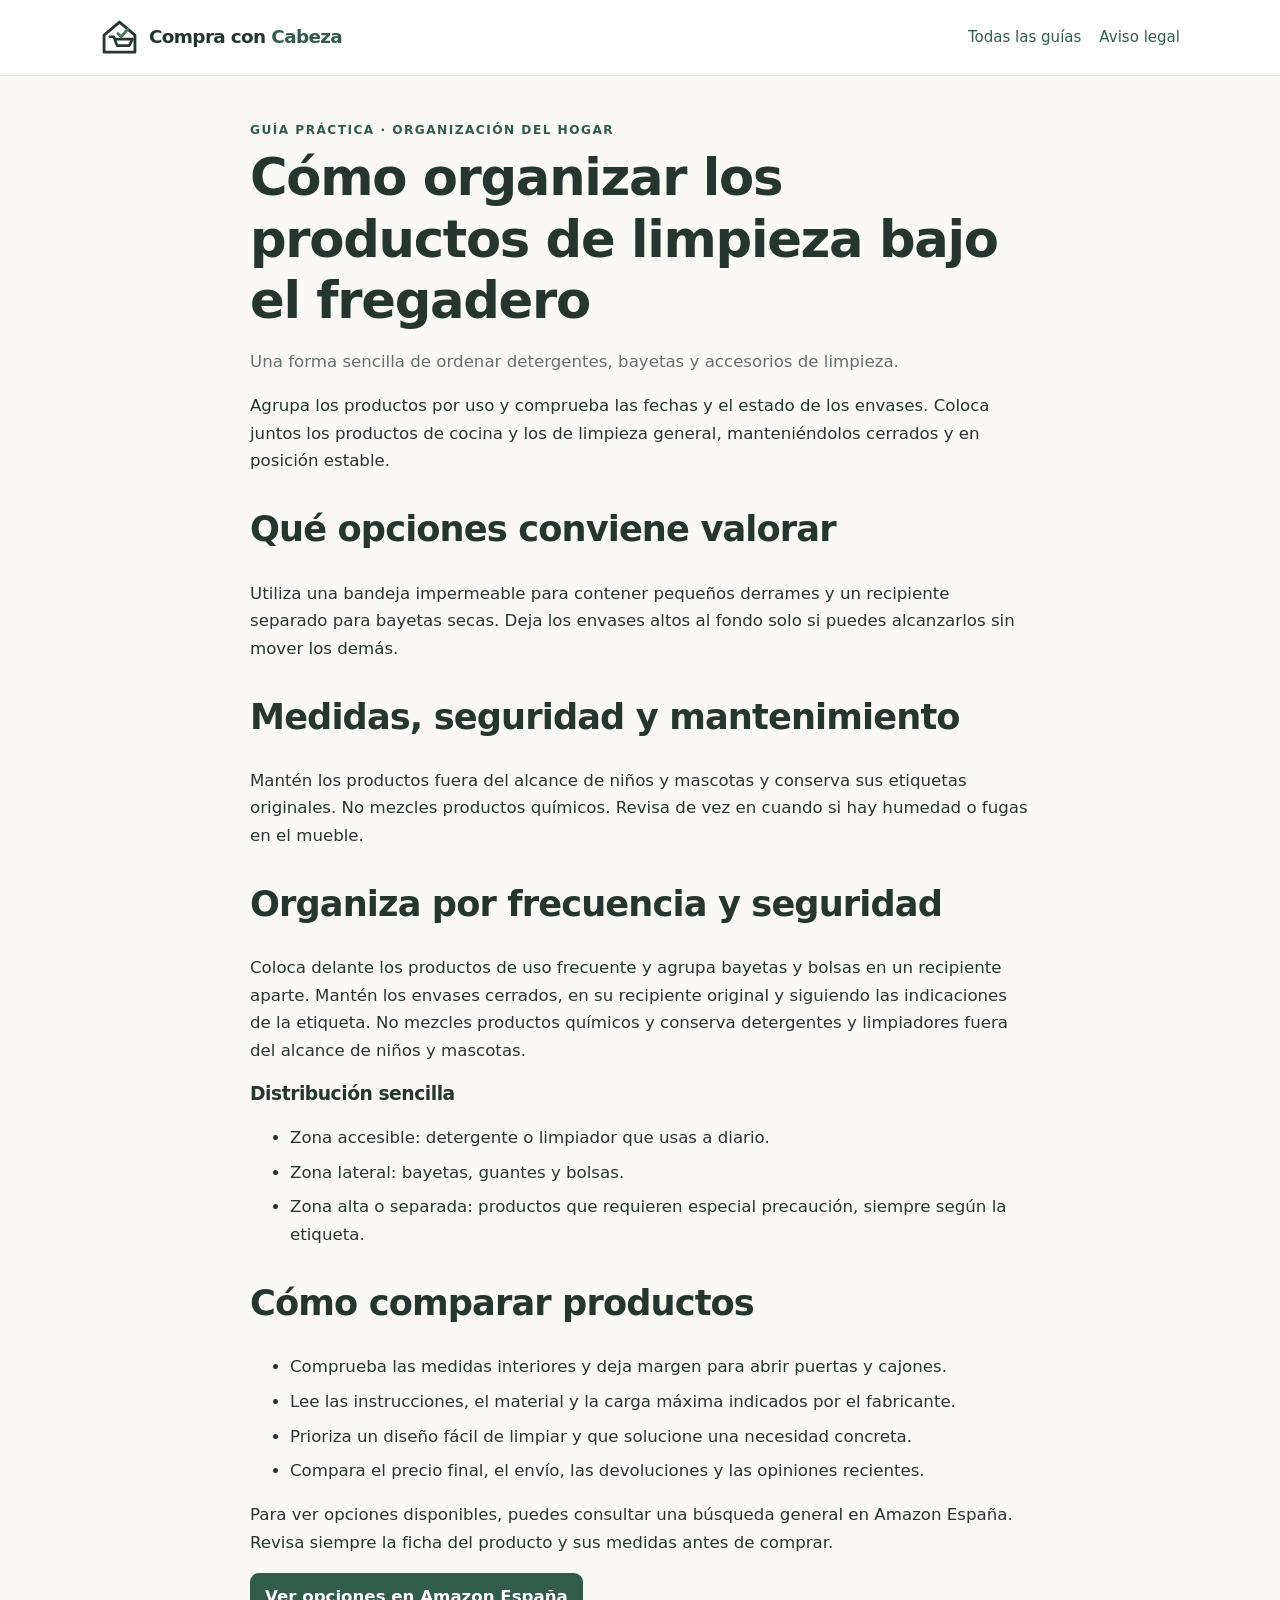
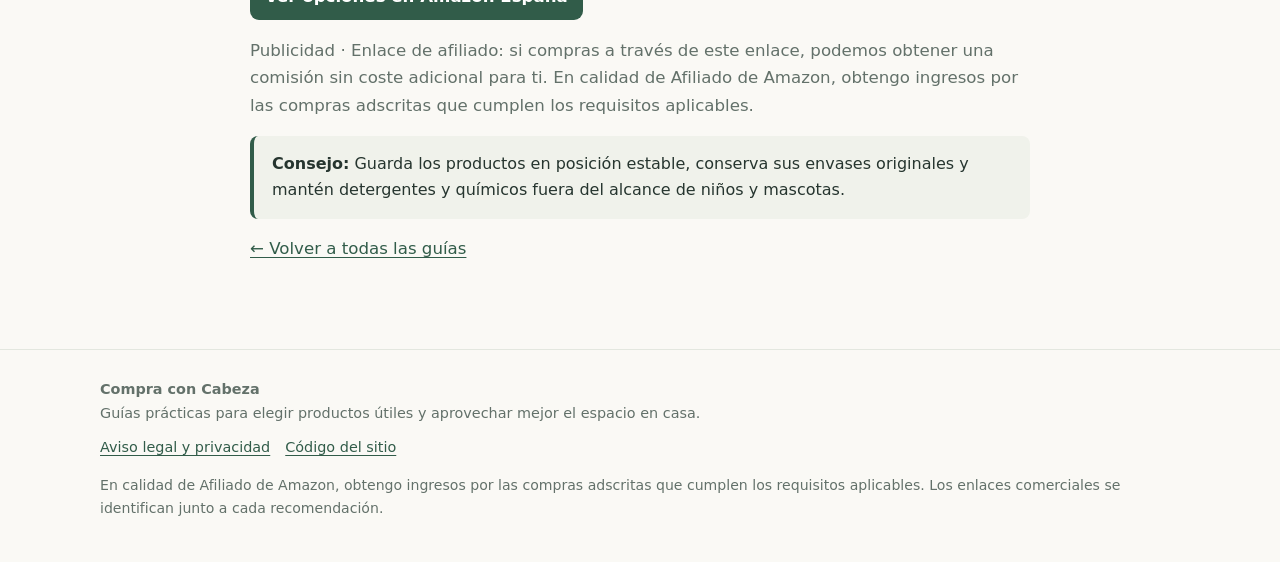
<file: guias/organizar-productos-limpieza-bajo-fregadero.html>
<!doctype html><html lang="es"><head><meta charset="utf-8"><meta name="viewport" content="width=device-width,initial-scale=1"><title>Cómo organizar los productos de limpieza bajo el fregadero | Compra con Cabeza</title><meta name="description" content="Una forma sencilla de ordenar detergentes, bayetas y accesorios de limpieza."><link rel="canonical" href="https://juanrasines496-hub.github.io/compra-con-cabeza/guias/organizar-productos-limpieza-bajo-fregadero.html"><link rel="icon" type="image/svg+xml" href="../favicon.svg"><link rel="stylesheet" href="../styles.css"></head><body><header class="top"><div class="wrap nav"><a class="brand brand-logo" href="../" aria-label="Compra con Cabeza, inicio"><svg class="brand-mark" viewBox="0 0 48 48" aria-hidden="true"><path d="M5 21 24 5l19 16v21H5Z" fill="none" stroke="currentColor" stroke-width="3.5" stroke-linejoin="round"/><path d="M12 23h5l4 11h15l4-8H19" fill="none" stroke="currentColor" stroke-width="3.2" stroke-linecap="round" stroke-linejoin="round"/><path d="m22 19 4 4 8-9" fill="none" stroke="#4e7956" stroke-width="3.5" stroke-linecap="round" stroke-linejoin="round"/></svg><span>Compra con <strong>Cabeza</strong></span></a><nav class="navlinks"><a href="../#guias">Todas las guías</a><a href="../legal.html">Aviso legal</a></nav></div></header><main class="article"><div class="eyebrow">Guía práctica · Organización del hogar</div><h1>Cómo organizar los productos de limpieza bajo el fregadero</h1><p class="lead">Una forma sencilla de ordenar detergentes, bayetas y accesorios de limpieza.</p><p>Agrupa los productos por uso y comprueba las fechas y el estado de los envases. Coloca juntos los productos de cocina y los de limpieza general, manteniéndolos cerrados y en posición estable.</p><h2>Qué opciones conviene valorar</h2><p>Utiliza una bandeja impermeable para contener pequeños derrames y un recipiente separado para bayetas secas. Deja los envases altos al fondo solo si puedes alcanzarlos sin mover los demás.</p><h2>Medidas, seguridad y mantenimiento</h2><p>Mantén los productos fuera del alcance de niños y mascotas y conserva sus etiquetas originales. No mezcles productos químicos. Revisa de vez en cuando si hay humedad o fugas en el mueble.</p><h2>Organiza por frecuencia y seguridad</h2><p>Coloca delante los productos de uso frecuente y agrupa bayetas y bolsas en un recipiente aparte. Mantén los envases cerrados, en su recipiente original y siguiendo las indicaciones de la etiqueta. No mezcles productos químicos y conserva detergentes y limpiadores fuera del alcance de niños y mascotas.</p><h3>Distribución sencilla</h3><ul><li>Zona accesible: detergente o limpiador que usas a diario.</li><li>Zona lateral: bayetas, guantes y bolsas.</li><li>Zona alta o separada: productos que requieren especial precaución, siempre según la etiqueta.</li></ul><h2>Cómo comparar productos</h2><ul><li>Comprueba las medidas interiores y deja margen para abrir puertas y cajones.</li><li>Lee las instrucciones, el material y la carga máxima indicados por el fabricante.</li><li>Prioriza un diseño fácil de limpiar y que solucione una necesidad concreta.</li><li>Compara el precio final, el envío, las devoluciones y las opiniones recientes.</li></ul><p>Para ver opciones disponibles, puedes consultar una búsqueda general en Amazon España. Revisa siempre la ficha del producto y sus medidas antes de comprar.</p><p><a class="product-link" href="https://www.amazon.es/s?k=organizador+productos+limpieza+bajo+fregadero&amp;tag=compraconc0c6-21" target="_blank" rel="nofollow sponsored noopener">Ver opciones en Amazon España</a></p><p class="small">Publicidad · Enlace de afiliado: si compras a través de este enlace, podemos obtener una comisión sin coste adicional para ti. En calidad de Afiliado de Amazon, obtengo ingresos por las compras adscritas que cumplen los requisitos aplicables.</p><div class="note"><strong>Consejo:</strong> Guarda los productos en posición estable, conserva sus envases originales y mantén detergentes y químicos fuera del alcance de niños y mascotas.</div><p><a href="../#guias">← Volver a todas las guías</a></p></main><footer class="footer"><div class="wrap"><strong>Compra con Cabeza</strong><div>Guías prácticas para elegir productos útiles y aprovechar mejor el espacio en casa.</div><div class="footerlinks"><a href="/compra-con-cabeza/legal.html">Aviso legal y privacidad</a><a href="https://github.com/juanrasines496-hub/compra-con-cabeza">Código del sitio</a></div><p class="small">En calidad de Afiliado de Amazon, obtengo ingresos por las compras adscritas que cumplen los requisitos aplicables. Los enlaces comerciales se identifican junto a cada recomendación.</p></div></footer></body></html>
</file>
<file: styles.css>
:root{--ink:#26352f;--muted:#63716a;--paper:#faf9f5;--card:#fff;--green:#315c49;--line:#e3e7df;--accent:#e8efe8}*{box-sizing:border-box}html{scroll-behavior:smooth}body{margin:0;background:var(--paper);color:var(--ink);font:16px/1.65 system-ui,-apple-system,Segoe UI,Roboto,sans-serif}a{color:var(--green);text-underline-offset:3px}a:hover{opacity:.8}.wrap{width:min(1080px,92%);margin:auto}.top{padding:18px 0;border-bottom:1px solid var(--line);background:#fff}.nav{display:flex;justify-content:space-between;align-items:center;gap:18px}.brand{font-size:1.15rem;font-weight:800;text-decoration:none;color:var(--ink)}.brand-logo{display:inline-flex;align-items:center;gap:10px;letter-spacing:-.035em}.brand-logo strong{color:var(--green)}.brand-mark{width:39px;height:39px;flex:none}.navlinks{display:flex;gap:18px;flex-wrap:wrap}.navlinks a{text-decoration:none;font-size:.94rem}.hero{padding:68px 0 52px}.eyebrow{text-transform:uppercase;letter-spacing:.12em;font-size:.76rem;font-weight:750;color:var(--green)}h1,h2,h3{line-height:1.2;letter-spacing:-.025em}h1{font-size:clamp(2.2rem,6vw,4.2rem);max-width:820px;margin:.45rem 0 1rem}h2{font-size:clamp(1.55rem,3vw,2.2rem)}.lead{font-size:1.15rem;color:var(--muted);max-width:720px}.hero-box{background:var(--accent);padding:25px;border-radius:18px;margin-top:28px}.section{padding:28px 0 52px}.grid{display:grid;grid-template-columns:repeat(3,minmax(0,1fr));gap:18px}.article-card{background:var(--card);border:1px solid var(--line);border-radius:15px;padding:22px;display:flex;flex-direction:column;min-height:230px}.article-card h3{margin:.5rem 0}.article-card p{color:var(--muted);margin-top:0}.article-card a{font-weight:700;margin-top:auto}.tag{font-size:.78rem;color:var(--green);font-weight:750}.note{background:#f0f2eb;border-left:4px solid var(--green);padding:15px 18px;border-radius:8px}.article{max-width:780px;margin:0 auto;padding:44px 0 70px}.article h1{font-size:clamp(2rem,5vw,3.2rem)}.article h2{margin-top:2.1rem}.article p,.article li{font-size:1.04rem}.article li{margin:.45rem 0}.product-link{display:inline-block;background:var(--green);color:#fff;padding:10px 15px;border-radius:9px;text-decoration:none;font-weight:700}.footer{border-top:1px solid var(--line);padding:28px 0;color:var(--muted);font-size:.9rem}.footerlinks{display:flex;gap:15px;flex-wrap:wrap;margin-top:10px}.small{font-size:.88rem;color:var(--muted)}@media(max-width:800px){.grid{grid-template-columns:repeat(2,minmax(0,1fr))}.hero{padding:46px 0 32px}}@media(max-width:560px){.grid{grid-template-columns:1fr}.nav{align-items:flex-start;flex-direction:column}.hero{padding-top:38px}.article-card{min-height:unset}}
.product-choice{border:1px solid var(--line);background:var(--card);border-radius:12px;padding:18px;margin:16px 0}.product-choice h3{margin-top:0}.product-choice p{margin-bottom:16px}

.quick-start{padding:26px;background:var(--accent);border-radius:16px;margin-top:10px;margin-bottom:26px}.quick-start h2{max-width:760px}.quick-links{display:flex;gap:12px;flex-wrap:wrap;margin-top:18px}.quick-links .product-link{font-size:.95rem}
</file>
